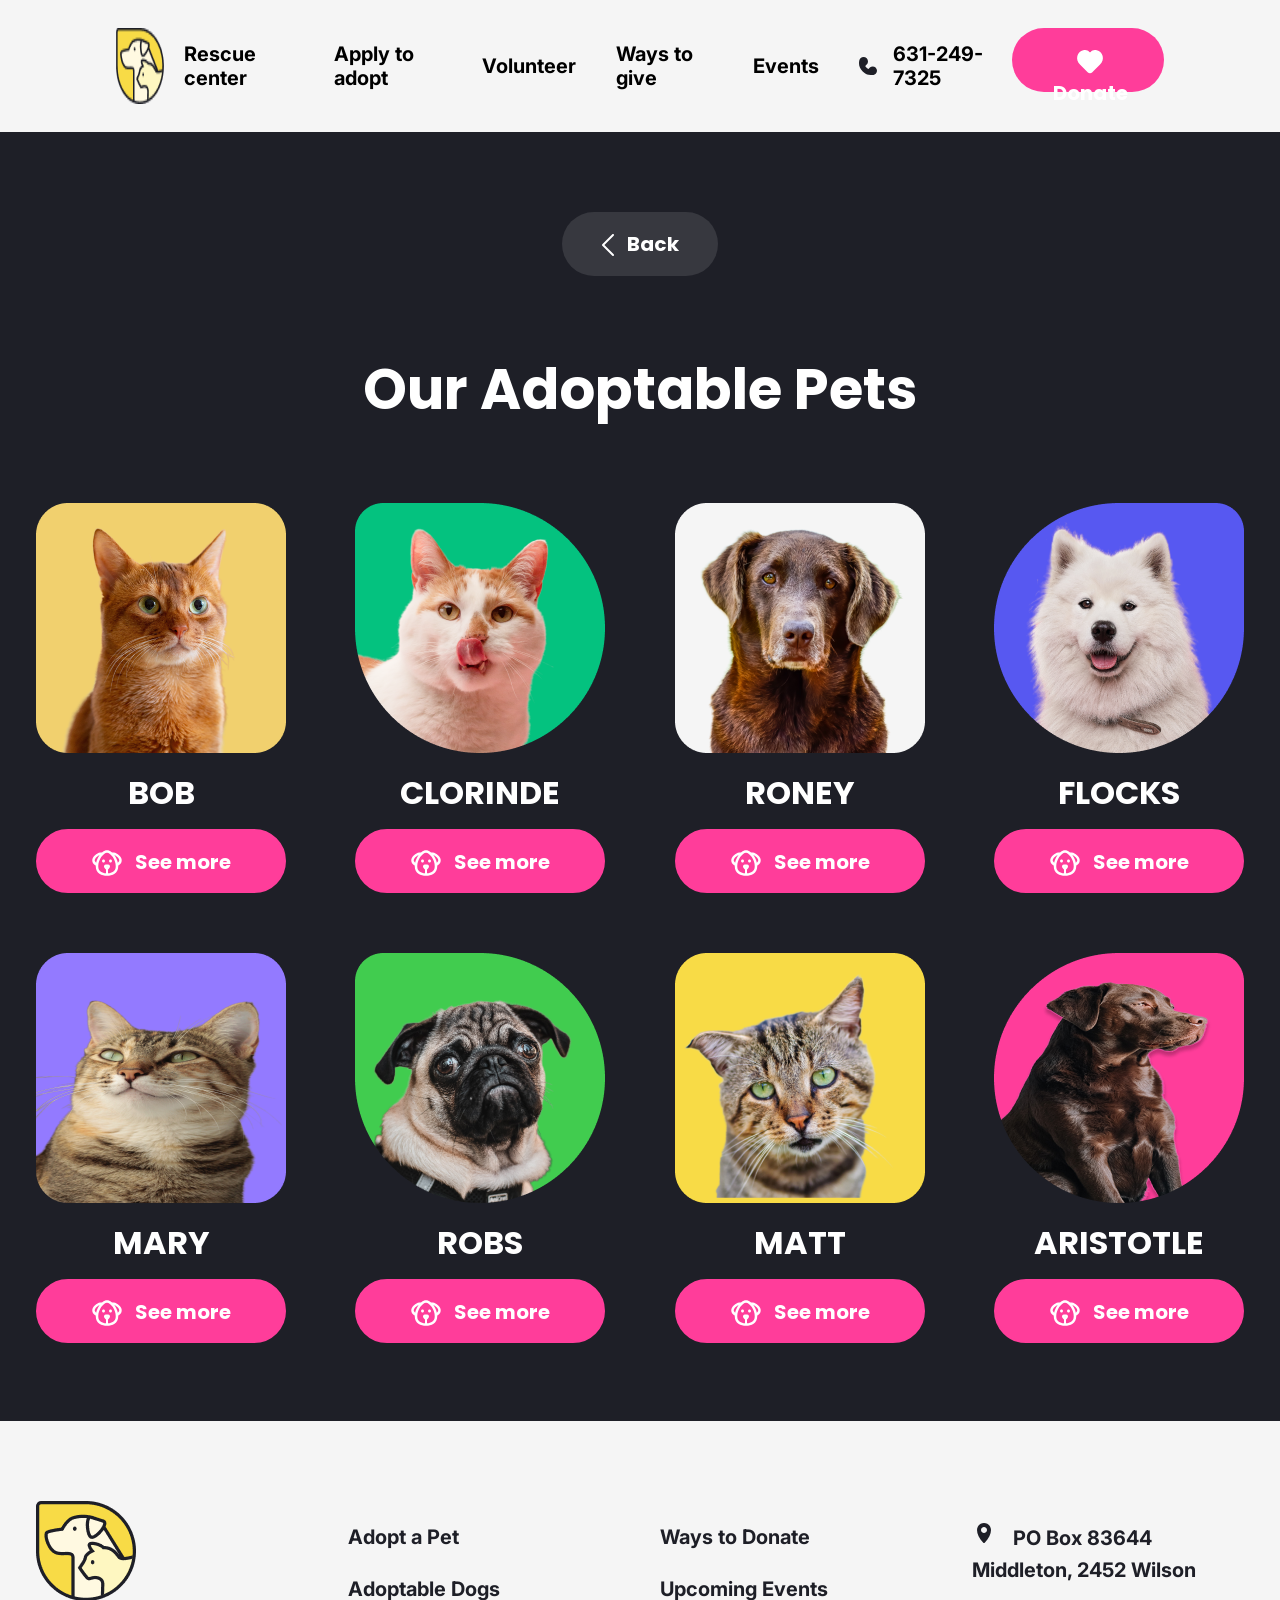
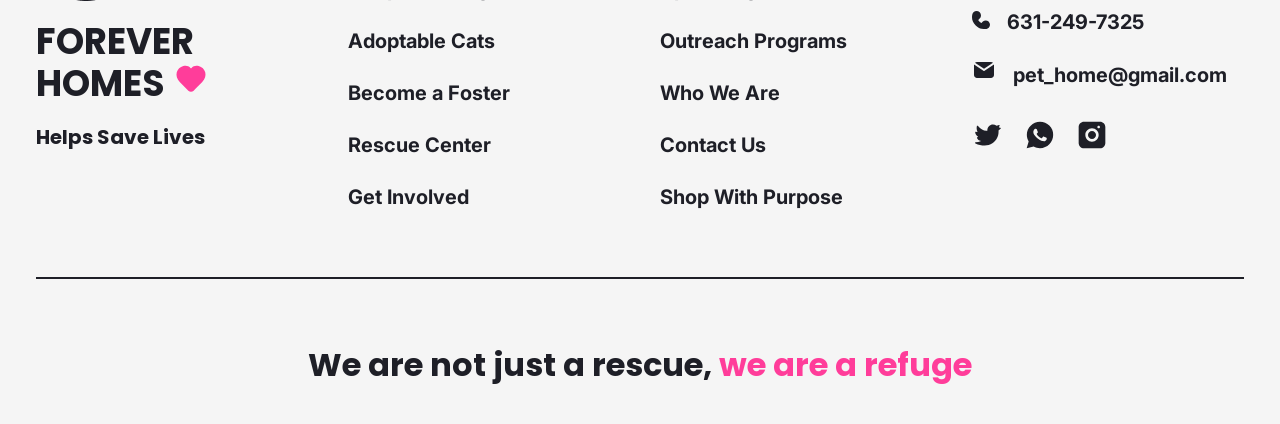
<file: pages/adoptables_page/index.htm>
<!DOCTYPE html>
<html lang="en">
<head>
    <meta charset="UTF-8">
    <meta name="viewport" content="width=device-width, initial-scale=1.0">
    <title>Adoptable Page</title>
    <link href="https://fonts.googleapis.com/css2?family=Inter:wght@400;700&family=Poppins:wght@400;700&display=swap" rel="stylesheet">
    <link rel="stylesheet" href="styles.css">
</head>
<body>
    <header>
        <nav id="navbar">
            <ul id="nav-list">
                <img src="../../public/assets/menu_icon.png" alt="menu icon">
                <li>Rescue center</li>
                <li>Apply to adopt</li>
                <li>Volunteer</li>
                <li>Ways to give</li>
                <li>Events</li>
                <li class="phone">
                    <img src="../../public/assets/phone.svg" alt="phone icon">
                    631-249-7325
                </li>
                <button class="button-donate">
                    <img src="../../public/assets/heart.svg" alt="heart icon">
                    Donate
                </button>
            </ul>
        </nav>
    </header>

    <section id="stats-block">
        <div class="main-content">
            <div class="text-info">
                <button class="btn btn-back">
                    <img src="../../public/assets/back_icon.svg" alt="back icon">
                    Back                
                </button>
                <div class="title">
                    <h2>
                        Our Adoptable Pets
                    </h2>
                </div>
            </div>
            <div class="carousel">
                <div class="row">
                    <div>
                        <img src="../../public/assets/bob.png" alt="cat">
                        <h3>BOB</h3>
                        <button class="btn btn-more">
                            <img src="../../public/assets/dog-icon.svg" alt="dog icon">
                            See more
                        </button>
                    </div>
                    <div>
                        <img src="../../public/assets/clorinde.png" alt="cat">
                        <h3>CLORINDE</h3>
                        <button class="btn btn-more">
                            <img src="../../public/assets/dog-icon.svg" alt="dog icon">
                            See more
                        </button>
                    </div>
                    <div>
                        <img src="../../public/assets/roney.png" alt="dog">
                        <h3>RONEY</h3>
                        <button class="btn btn-more">
                            <img src="../../public/assets/dog-icon.svg" alt="dog icon">
                            See more
                        </button>
                    </div>
                    <div>
                        <img src="../../public/assets/flocks.png" alt="dog">
                        <h3>FLOCKS</h3>
                        <button class="btn btn-more">
                            <img src="../../public/assets/dog-icon.svg" alt="dog icon">
                            See more
                        </button>
                    </div>
                </div>
                <div class="row">
                    <div>
                        <img src="../../public/assets/mary.png" alt="cat">
                        <h3>MARY</h3>
                        <button class="btn btn-more">
                            <img src="../../public/assets/dog-icon.svg" alt="dog icon">
                            See more
                        </button>
                    </div>
                    <div>
                        <img src="../../public/assets/robs.png" alt="dog">
                        <h3>ROBS</h3>
                        <button class="btn btn-more">
                            <img src="../../public/assets/dog-icon.svg" alt="dog icon">
                            See more
                        </button>
                    </div>
                    <div>
                        <img src="../../public/assets/matt.png" alt="cat">
                        <h3>MATT</h3>
                        <button class="btn btn-more">
                            <img src="../../public/assets/dog-icon.svg" alt="dog icon">
                            See more
                        </button>
                    </div>
                    <div>
                        <img src="../../public/assets/aristotle.png" alt="dog">
                        <h3>ARISTOTLE</h3>
                        <button class="btn btn-more">
                            <img src="../../public/assets/dog-icon.svg" alt="dog icon">
                            See more
                        </button>
                    </div>
                </div>
            </div>
        </div>
    </section>

    <footer>
        <div class="main-content-footer"> 
            <div class="container-footer">
                <div class="column logo">
                    <div class="logo">
                        <img src="../../public/assets/logo-ft.png" alt="home">
                        <p class="text logo-text">
                            FOREVER<br>
                            HOMES
                            <img src="../../public/assets/heart-ft.svg" alt="heart">
                        </p>
                        <p class="text logo-subtext">Helps Save Lives</p>
                    </div>             
                </div>

                <div class="column text">
                    <p class="footer-text">Adopt a Pet</p>
                    <p class="footer-text">Adoptable Dogs</p>
                    <p class="footer-text">Adoptable Cats</p>
                    <p class="footer-text">Become a Foster</p>
                    <p class="footer-text">Rescue Center</p>
                    <p class="footer-text">Get Involved</p>
                </div>

                <div class="column text">
                    <p class="footer-text">Ways to Donate</p>
                    <p class="footer-text">Upcoming Events</p>
                    <p class="footer-text">Outreach Programs</p>
                    <p class="footer-text">Who We Are</p>
                    <p class="footer-text">Contact Us</p>
                    <p class="footer-text">Shop With Purpose</p>
                </div>

                <div class="contacts">
                    <div class="column text">
                        <p class="footer-text">
                            <img src="../../public/assets/address-ft.svg" alt="address icon">
                            PO Box 83644 Middleton, 2452 Wilson
                        </p>
                        <p class="footer-text">
                            <img src="../../public/assets/phone.svg" alt="phone icon">
                            631-249-7325
                        </p>
                        <p class="footer-text">
                            <img src="../../public/assets/mail-ft.svg" alt="email icon">
                            pet_home@gmail.com
                        </p>
                        <div class="social-media">
                            <img src="../../public/assets/socials-ft.svg" alt="social media">
                        </div>                           
                    </div>
                </div>
            </div>
            <div id="line-footer"></div>
            <h2 class="text-footer">
                We are not just a rescue, 
                <span>
                    we are a refuge
                </span>
            </h2>               
        </div>
    </footer>

    <script src="main.js"></script>
</body>
</html>
</file>
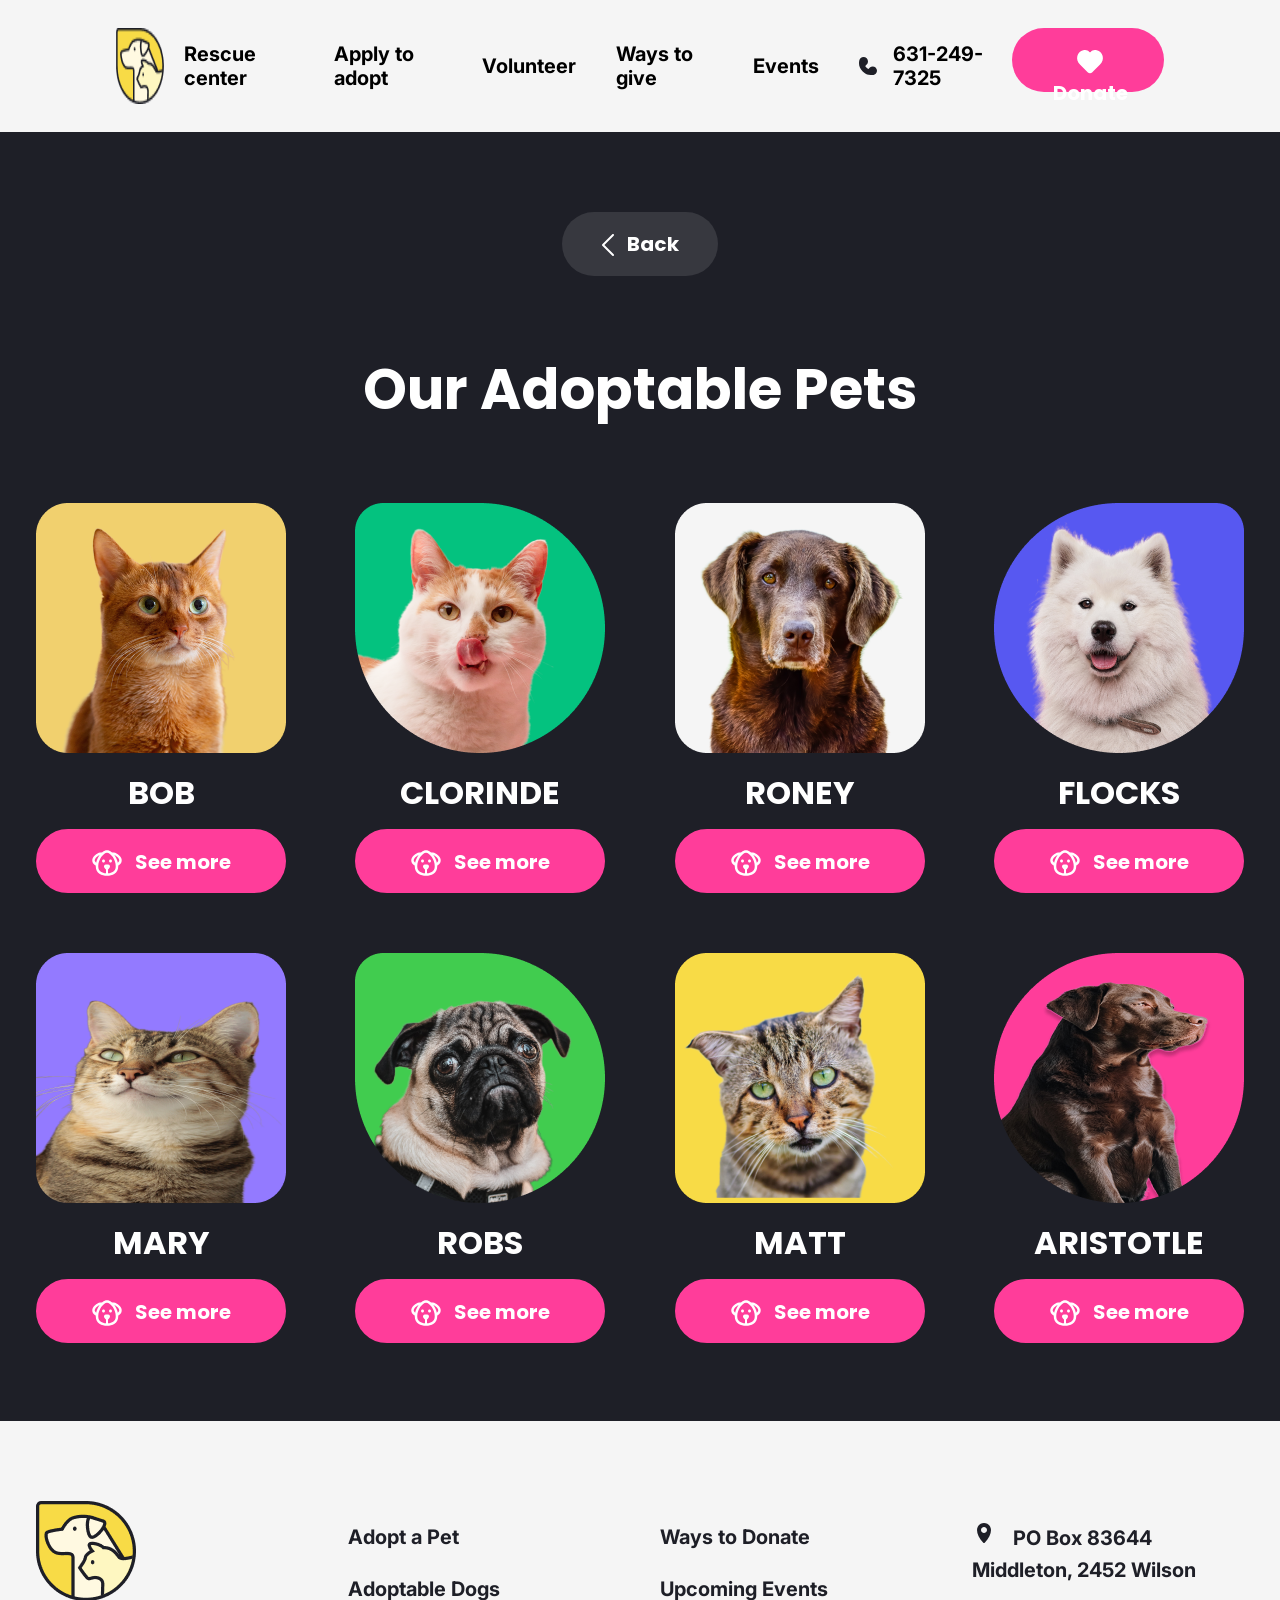
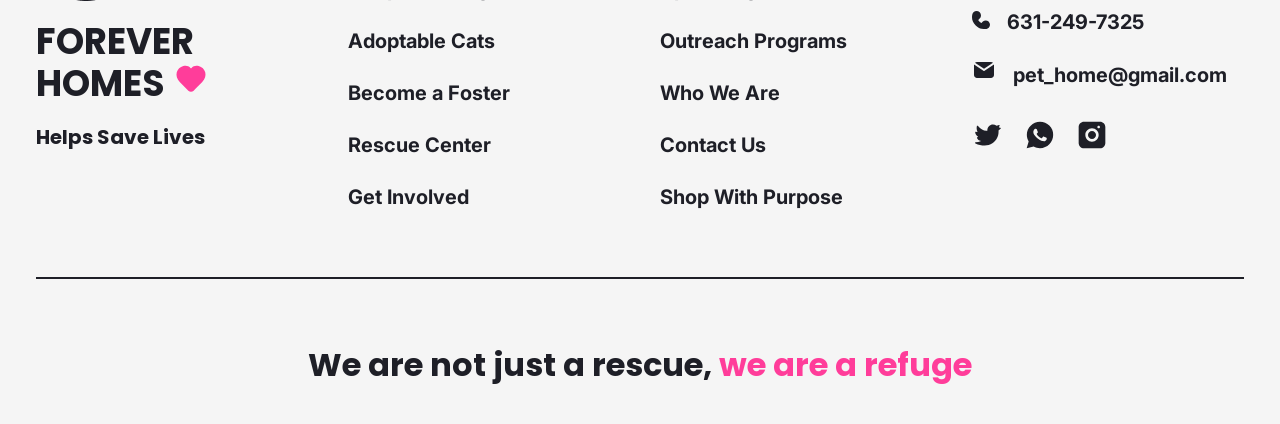
<file: pages/adoptables_page/index.html>
<!DOCTYPE html>
<html lang="en">
<head>
    <meta charset="UTF-8">
    <meta name="viewport" content="width=device-width, initial-scale=1.0">
    <title>Adoptable Page</title>
    <link href="https://fonts.googleapis.com/css2?family=Inter:wght@400;700&family=Poppins:wght@400;700&display=swap" rel="stylesheet">
    <link rel="stylesheet" href="styles.css">
</head>
<body>
    <header>
        <nav id="navbar">
            <ul id="nav-list">
                <img src="../../public/assets/menu_icon.png" alt="menu icon">
                <li>Rescue center</li>
                <li>Apply to adopt</li>
                <li>Volunteer</li>
                <li>Ways to give</li>
                <li>Events</li>
                <li class="phone">
                    <img src="../../public/assets/phone.svg" alt="phone icon">
                    631-249-7325
                </li>
                <button class="button-donate">
                    <img src="../../public/assets/heart.svg" alt="heart icon">
                    Donate
                </button>
            </ul>
        </nav>
    </header>

    <section id="stats-block">
        <div class="main-content">
            <div class="text-info">
                <button class="btn btn-back">
                    <img src="../../public/assets/back_icon.svg" alt="back icon">
                    Back                
                </button>
                <div class="title">
                    <h2>
                        Our Adoptable Pets
                    </h2>
                </div>
            </div>
            <div class="carousel">
                <div class="row">
                    <div>
                        <img src="../../public/assets/bob.png" alt="cat">
                        <h3>BOB</h3>
                        <button class="btn btn-more">
                            <img src="../../public/assets/dog-icon.svg" alt="dog icon">
                            See more
                        </button>
                    </div>
                    <div>
                        <img src="../../public/assets/clorinde.png" alt="cat">
                        <h3>CLORINDE</h3>
                        <button class="btn btn-more">
                            <img src="../../public/assets/dog-icon.svg" alt="dog icon">
                            See more
                        </button>
                    </div>
                    <div>
                        <img src="../../public/assets/roney.png" alt="dog">
                        <h3>RONEY</h3>
                        <button class="btn btn-more">
                            <img src="../../public/assets/dog-icon.svg" alt="dog icon">
                            See more
                        </button>
                    </div>
                    <div>
                        <img src="../../public/assets/flocks.png" alt="dog">
                        <h3>FLOCKS</h3>
                        <button class="btn btn-more">
                            <img src="../../public/assets/dog-icon.svg" alt="dog icon">
                            See more
                        </button>
                    </div>
                </div>
                <div class="row">
                    <div>
                        <img src="../../public/assets/mary.png" alt="cat">
                        <h3>MARY</h3>
                        <button class="btn btn-more">
                            <img src="../../public/assets/dog-icon.svg" alt="dog icon">
                            See more
                        </button>
                    </div>
                    <div>
                        <img src="../../public/assets/robs.png" alt="dog">
                        <h3>ROBS</h3>
                        <button class="btn btn-more">
                            <img src="../../public/assets/dog-icon.svg" alt="dog icon">
                            See more
                        </button>
                    </div>
                    <div>
                        <img src="../../public/assets/matt.png" alt="cat">
                        <h3>MATT</h3>
                        <button class="btn btn-more">
                            <img src="../../public/assets/dog-icon.svg" alt="dog icon">
                            See more
                        </button>
                    </div>
                    <div>
                        <img src="../../public/assets/aristotle.png" alt="dog">
                        <h3>ARISTOTLE</h3>
                        <button class="btn btn-more">
                            <img src="../../public/assets/dog-icon.svg" alt="dog icon">
                            See more
                        </button>
                    </div>
                </div>
            </div>
        </div>
    </section>

    <dialog class="second-modal">
        <div class="donate-header">
            <h1 class="title-modal">
                Choose your Donate
            </h1>
        </div>
        <form id="donate-form" class="donate-body" action="" method="post">                
            <div class="wrap-donate">
                <label class="wrap-label">EMAIL<span>*</span></label>
                <div class="form-donate">
                    <input 
                        type="email" 
                        name="email"
                        placeholder="youremail@here"
                        class="input" 
                        required
                    >
                </div>
            </div>                        
            <div class="wrap-donate">
                <label class="wrap-label">HOW MUCH CAN YOU HELP?<span>*</span></label>
                <div class="form-donate">
                    <input 
                        type="number"
                        name="value"
                        id="value"
                        min="1.00"
                        step="0.05"
                        placeholder="R$ 95,00"
                        class="input input-donate"
                        required
                    >
                </div>
            </div>
    
            <div class="wrap wrap-pay">
                <label class="wrap-label">PAYMENT METHOD<span>*</span></label>
                <div class="container-pay">                        
                    <div class="box-pay">
                        <input 
                            type="radio" 
                            name="payment" 
                            class="input-pay" 
                            id="pix"
                            required
                        >
                        <label for="pix" class="label-pay">Pix</label>
                    </div>
                    <div class="box-credit">
                        <input 
                            type="radio" 
                            name="payment" 
                            class="input-pay" 
                            id="credit" 
                        >
                        <label for="credit" class="label-pay">Credit Card</label>
                    </div>
                    <div class="box-pay">
                        <input 
                            type="radio" 
                            name="payment" 
                            class="input-pay" 
                            id="paypal"
                        >
                        <label for="paypal" class="label-pay">Paypal</label>
                    </div>
                </div>
            </div>
    
            <button type="button" class="btn-donate button-help" id="help-btn">
                <img src="../../public/assets/heart.svg" alt="heart icon">
                I wanna Help!
            </button>
            <button type="button" class="btn-donate button-cancel" id="close-donate">
                <img src="../../public/assets/back_icon.svg" alt="back icon">
                Cancel
            </button>
        </form>
    </dialog>

    <footer>
        <div class="main-content-footer"> 
            <div class="container-footer">
                <div class="column logo">
                    <div class="logo">
                        <img src="../../public/assets/logo-ft.png" alt="home">
                        <p class="text logo-text">
                            FOREVER<br>
                            HOMES
                            <img src="../../public/assets/heart-ft.svg" alt="heart">
                        </p>
                        <p class="text logo-subtext">Helps Save Lives</p>
                    </div>             
                </div>

                <div class="column text">
                    <p class="footer-text">Adopt a Pet</p>
                    <p class="footer-text">Adoptable Dogs</p>
                    <p class="footer-text">Adoptable Cats</p>
                    <p class="footer-text">Become a Foster</p>
                    <p class="footer-text">Rescue Center</p>
                    <p class="footer-text">Get Involved</p>
                </div>

                <div class="column text">
                    <p class="footer-text">Ways to Donate</p>
                    <p class="footer-text">Upcoming Events</p>
                    <p class="footer-text">Outreach Programs</p>
                    <p class="footer-text">Who We Are</p>
                    <p class="footer-text">Contact Us</p>
                    <p class="footer-text">Shop With Purpose</p>
                </div>

                <div class="contacts">
                    <div class="column text">
                        <p class="footer-text">
                            <img src="../../public/assets/address-ft.svg" alt="address icon">
                            PO Box 83644 Middleton, 2452 Wilson
                        </p>
                        <p class="footer-text">
                            <img src="../../public/assets/phone.svg" alt="phone icon">
                            631-249-7325
                        </p>
                        <p class="footer-text">
                            <img src="../../public/assets/mail-ft.svg" alt="email icon">
                            pet_home@gmail.com
                        </p>
                        <div class="social-media">
                            <img src="../../public/assets/socials-ft.svg" alt="social media">
                        </div>                           
                    </div>
                </div>
            </div>
            <div id="line-footer"></div>
            <h2 class="text-footer">
                We are not just a rescue, 
                <span>
                    we are a refuge
                </span>
            </h2>               
        </div>
    </footer>

    <script src="main.js"></script>
</body>
</html>
</file>
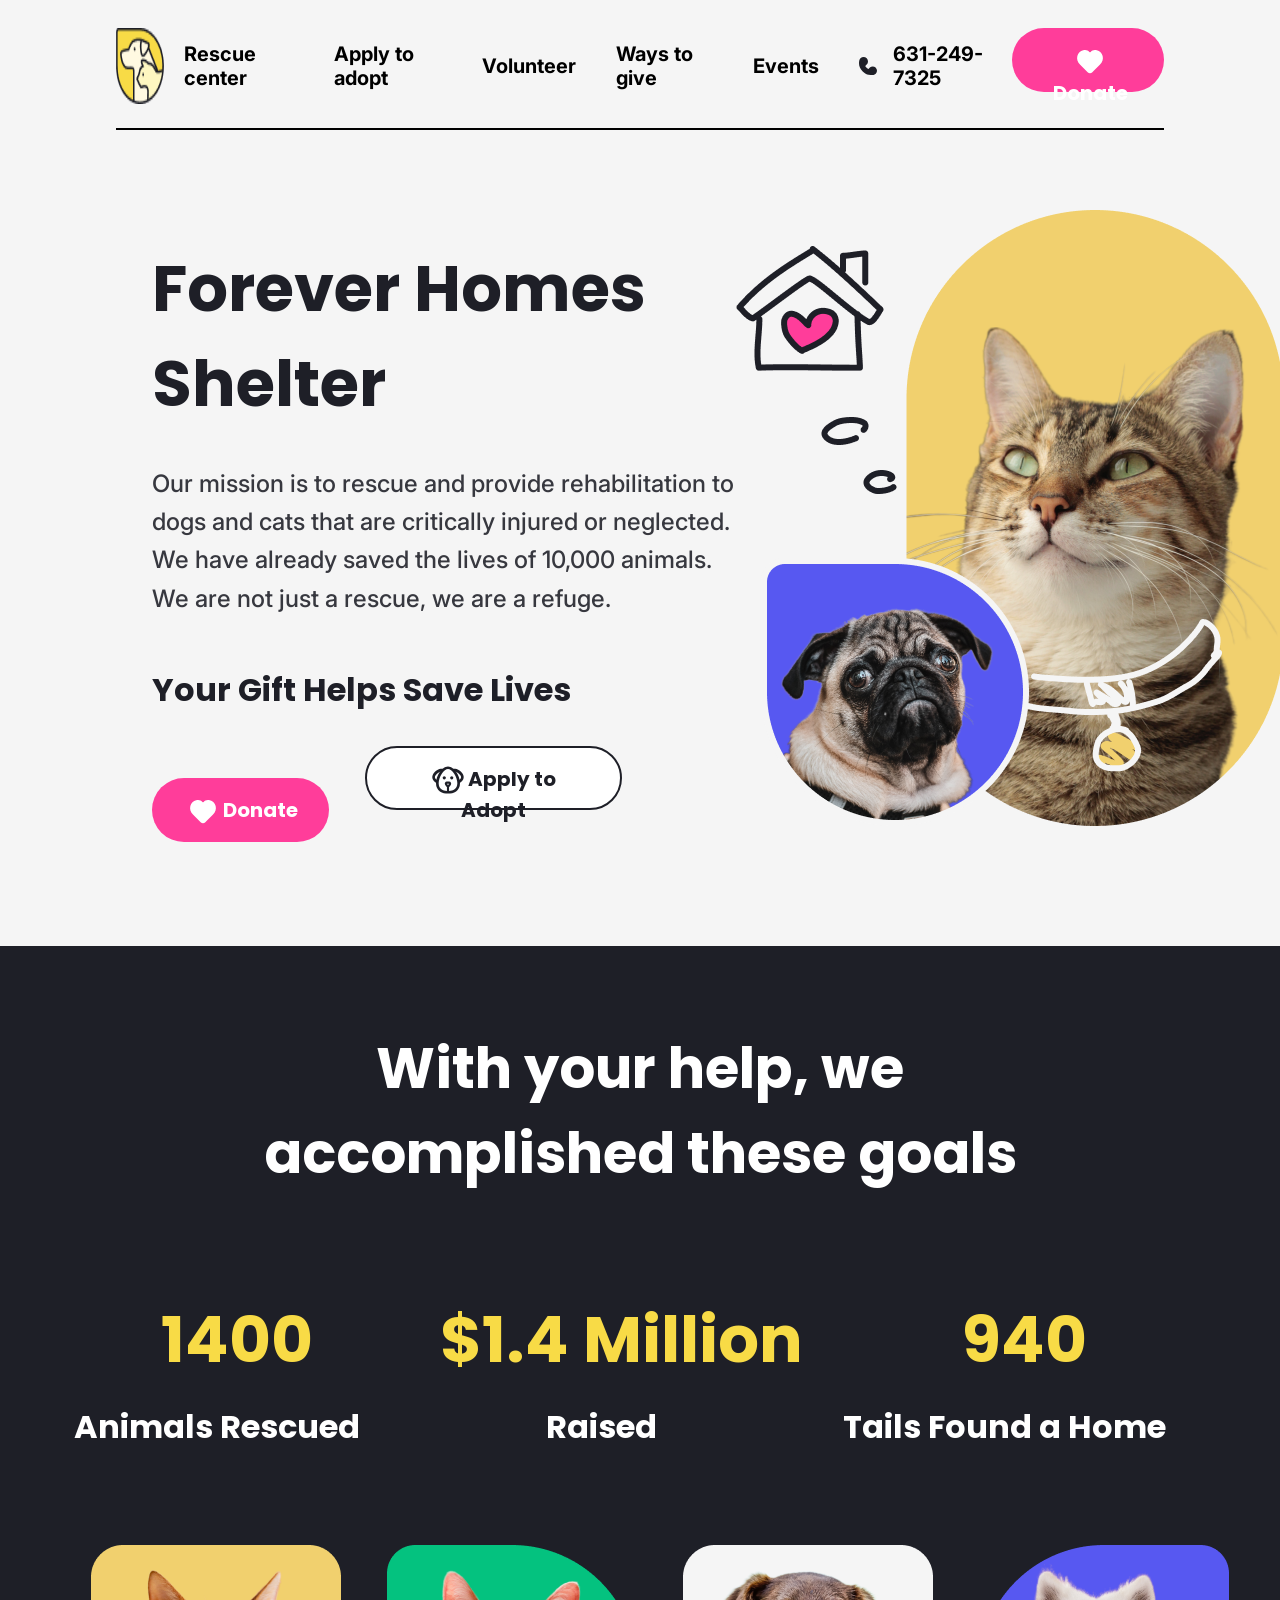
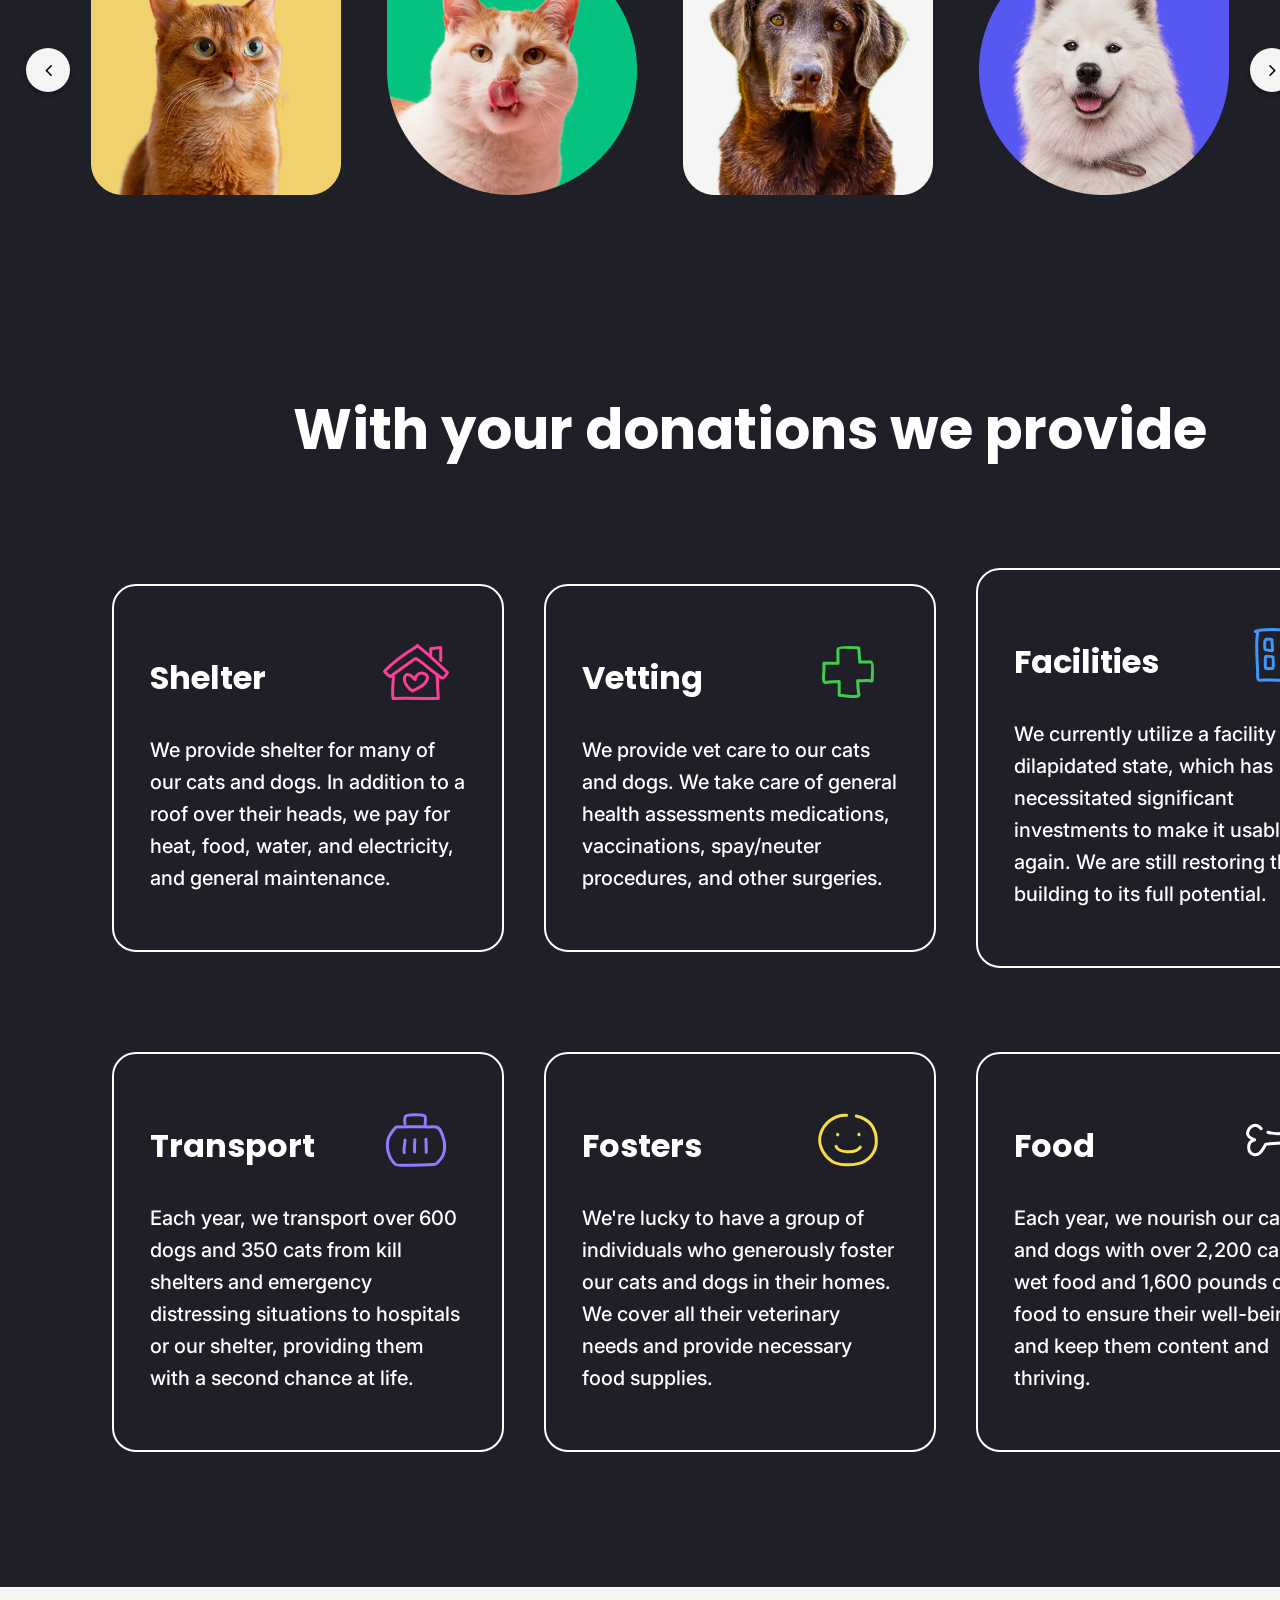
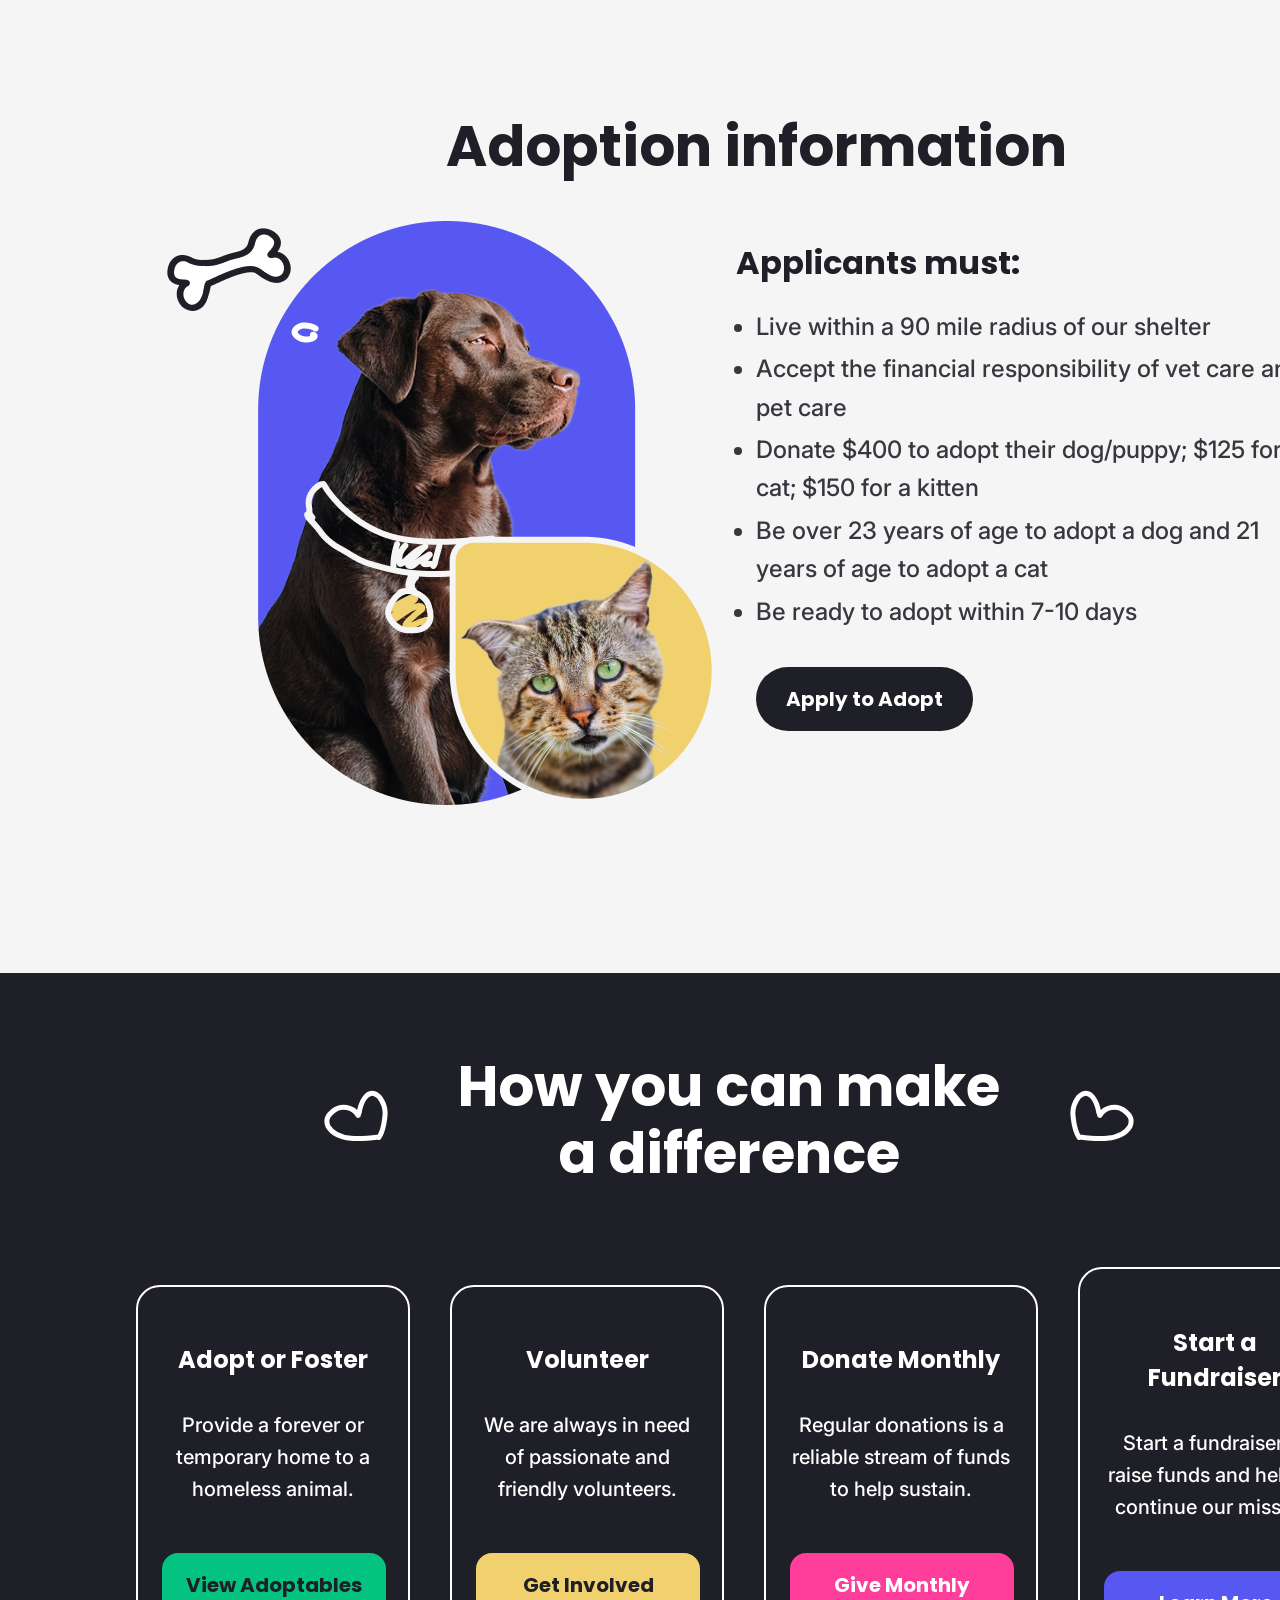
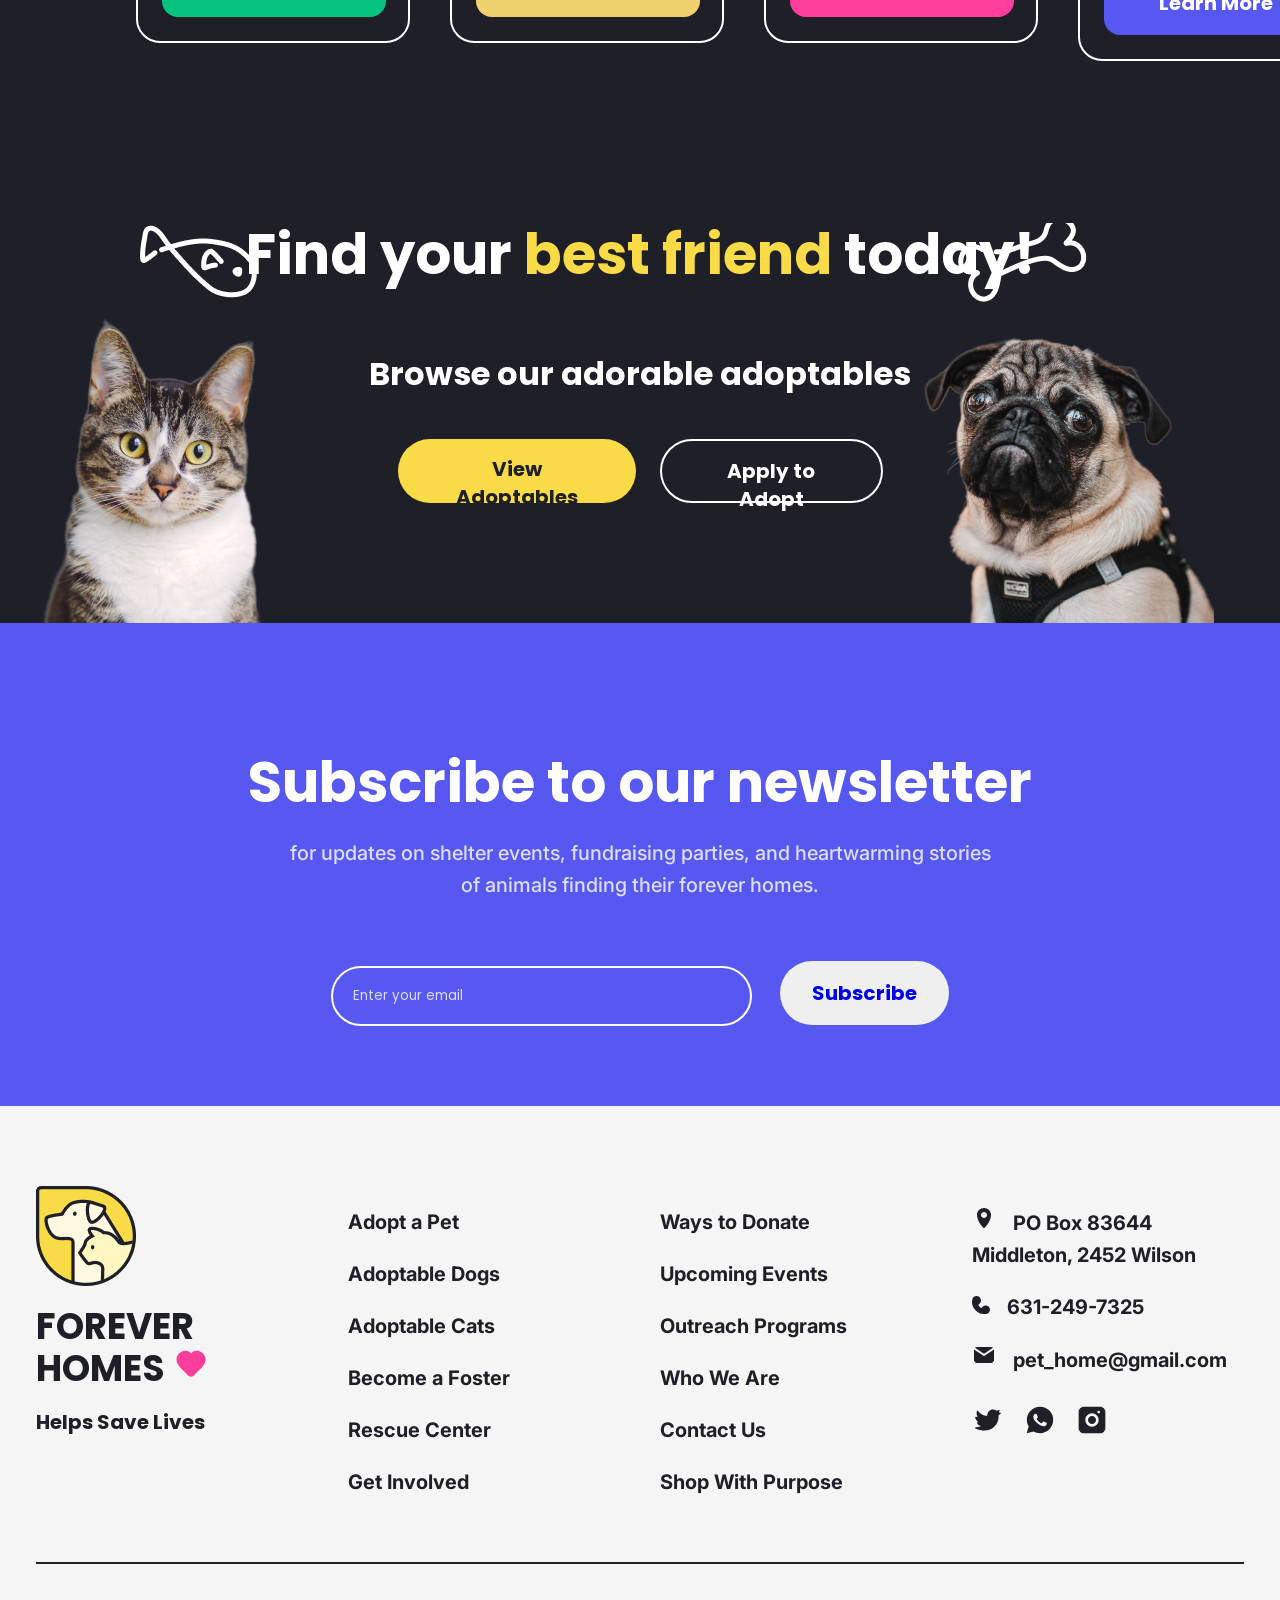
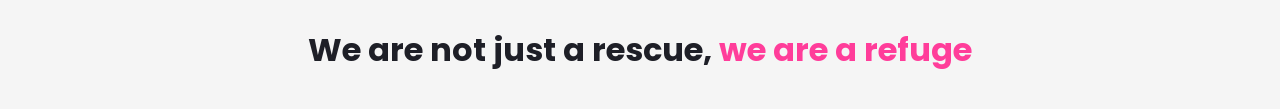
<file: pages/desktop_page/index.html>
<!DOCTYPE html>
<html lang="en">
<head>
    <meta charset="UTF-8">
    <meta name="viewport" content="width=device-width, initial-scale=1.0">
    <title>Desktop Page</title>
    <link href="https://fonts.googleapis.com/css2?family=Inter:wght@400;700&family=Poppins:wght@400;700&display=swap" rel="stylesheet">
    <link rel="stylesheet" href="https://cdnjs.cloudflare.com/ajax/libs/font-awesome/4.7.0/css/font-awesome.min.css">
    <link rel="stylesheet" href="css/styles.css">
    <link rel="stylesheet" href="css/styles-modal.css">
</head>
<body>
    <header>
        <nav id="navbar">
            <ul id="nav-list">
                <img src="../../public/assets/menu_icon.png" alt="menu icon">
                <li>Rescue center</li>
                <li>Apply to adopt</li>
                <li>Volunteer</li>
                <li>Ways to give</li>
                <li>Events</li>
                <li class="phone">
                    <img src="../../public/assets/phone.svg" alt="phone icon">
                    631-249-7325
                </li>
                <button class="button-donate" id="btn-navbar">
                    <img src="../../public/assets/heart.svg" alt="heart icon">
                    Donate
                </button>
            </ul>
            <div id="line"></div>
        </nav>
    </header>
    
    <main>
        <section id="main-scren">
            <div class="main-content">                    
                <div class="info-block">
                    <div class="text-block">
                        <h1>Forever Homes Shelter</h1>
                        <p>
                            Our mission is to rescue and provide rehabilitation to dogs and cats that are critically injured or neglected. We have already saved the lives of 10,000 animals. We are not just a rescue, we are a refuge.
                        </p>
                    </div>

                    <div class="cta-block">
                        <h3>Your Gift Helps Save Lives</h3>
                        <div class="group-buttons">
                            <button id="donate-modal" class="button-donate">
                                <img src="../../public/assets/heart.svg" alt="heart icon">
                                Donate
                            </button>
                            <button id="adopt-modal">
                                <img src="../../public/assets/dog.svg" alt="dog icon">
                                Apply to Adopt
                            </button>
                        </div>
                    </div>
                </div>

                <div class="image">
                    <img src="../../public/assets/cat-dog.png" alt="adopt cat/dog">
                </div>
            </div>
        </section>

        <section id="stats_block">
            <div class="main-content2">
                <div class="text-information">
                    <h2 class="title-text">
                        With your help, we<br>
                        accomplished these goals
                    </h2>
                    <div>
                        <ul id="stats-list">
                            <li>
                                <div class="value">1400</div>
                                <div class="caption">Animals Rescued</div>
                            </li>
                            <li>
                                <div class="value">$1.4 Million</div>
                                <div class="caption">Raised</div>
                            </li>
                            <li>
                                <div class="value">940</div>
                                <div class="caption">Tails Found a Home</div>
                            </li>                            
                        </ul>
                    </div>
                </div>

                <div class="wrapper">
                    <i id="left" class="fa fa-angle-left"></i>
                    <ul class="carousel">
                        <li class="card">
                            <div class="img-carousel">
                                <img src="../../public/assets/bob.png" alt="cat">
                            </div>
                        </li>
                        <li class="card">
                            <div class="img-carousel">
                                <img src="../../public/assets/clorinde.png" alt="cat">
                            </div>
                        </li>
                        <li class="card">
                            <div class="img-carousel">
                                <img src="../../public/assets/roney.png" alt="dog">
                            </div>
                        </li>
                        <li class="card">
                            <div class="img-carousel">
                                <img src="../../public/assets/flocks.png" alt="dog">
                            </div>
                        </li>
                        <li class="card">
                            <div class="img-carousel">
                                <img src="../../public/assets/aristotle.png" alt="dog">
                            </div>
                        </li>
                    </ul>
                    <i id="right" class="fa fa-angle-right"></i>
                </div>
            </div>
        </section>

        <section id="donations-block">
            <div class="main-content3">
                <h2 class="title-donations">With your donations we provide</h2>

                <div class="row">
                    <div class="card-row">
                        <img src="../../public/assets/house-icon.svg" alt="home" class="img-card">
                        <h3>Shelter</h3>
                        <p>We provide shelter for many of our cats and dogs. In addition to a roof over their heads, we pay for heat, food, water, and electricity, and general maintenance.</p>
                    </div>
                    <div class="card-row">
                        <img src="../../public/assets/vetting-icon.svg" alt="" class="img-card">
                        <h3>Vetting</h3>
                        <p>We provide vet care to our cats and dogs. We take care of general health assessments medications, vaccinations, spay/neuter procedures, and other surgeries.</p>
                    </div>
                    <div class="card-row">
                        <img src="../../public/assets/blue-icon.svg" alt="" class="img-card">
                        <h3>Facilities</h3>
                        <p>We currently utilize a facility in a dilapidated state, which has necessitated significant investments to make it usable again. We are still restoring the building to its full potential.</p>
                    </div>
                </div>

                <div class="row">
                    <div class="card-row">
                        <img src="../../public/assets/bag-icon.svg" alt="home" class="img-card">
                        <h3>Transport</h3>
                        <p>Each year, we transport over 600 dogs and 350 cats from kill shelters and emergency distressing situations to hospitals or our shelter, providing them with a second chance at life.</p>
                    </div>
                    <div class="card-row">
                        <img src="../../public/assets/smile-icon.svg" alt="" class="img-card">
                        <h3>Fosters</h3>
                        <p>We're lucky to have a group of individuals who generously foster our cats and dogs in their homes. We cover all their veterinary needs and provide necessary food supplies.</p>
                    </div>
                    <div class="card-row">
                        <img src="../../public/assets/bone-icon.svg" alt="" class="img-card">
                        <h3>Food</h3>
                        <p>Each year, we nourish our  cats and dogs with over 2,200 cans of wet food and 1,600 pounds of dry food to ensure their well-being and keep them content and thriving.</p>
                    </div>
                </div>
            </div>
        </section>

        <section id="adopt-info-block">
            <div class="main-content4">
                <h2 class="title-info">Adoption information</h2>
                <div class="content-block">
                    <div class="container4">
                        <div class="image">
                            <img src="../../public/assets/dog-cat.png" alt="adopt cat/dog">
                        </div>

                        <div class="text-block4">
                            <h3 class="title-list">Applicants must:</h3>

                            <ul id="list4">
                                <li>Live within a 90 mile radius of our shelter</li>
                                <li>
                                    Accept the financial responsibility of vet care and pet care
                                </li>
                                <li>
                                    Donate $400 to adopt their dog/puppy; $125 for a cat; $150 for a kitten
                                </li>
                                <li>
                                    Be over 23 years of age to adopt a dog and 21 years of age to adopt a cat
                                </li>
                                <li>Be ready to adopt within 7-10 days</li>
                            </ul>

                            <button type="button" id="adopt-btn">Apply to Adopt</button>
                        </div>
                    </div>
                </div>
            </div>
        </section>

        <section id="difference-block">
            <div class="main-content5">
                <h2 class="title-adopt">
                    <img src="../../public/assets/heart-left.svg" alt="heart">
                    How you can make
                    <img src="../../public/assets/heart-right.svg" alt="heart">                  
                    <br>a difference
                </h2>

                <div class="row5">
                    <div class="card-row5">
                        <h4>Adopt or Foster</h4>
                        <p>Provide a forever or temporary home to a homeless animal.</p>
                        <button class="btn btn-green">
                            View Adoptables
                        </button>
                    </div>
                    <div class="card-row5">
                        <h4>Volunteer</h4>
                        <p>We are always in need of passionate and friendly volunteers.</p>
                        <button class="btn btn-yellow">Get Involved</button>
                    </div>
                    <div class="card-row5">
                        <h4>Donate Monthly</h4>
                        <p>Regular donations is a reliable stream of funds to help sustain.</p>
                        <button class="btn btn-pink">Give Monthly</button>
                    </div>
                    <div class="card-row5">
                        <h4>Start a Fundraiser</h4>
                        <p>Start a fundraiser to raise funds and help us continue our mission.</p>
                        <button class="btn btn-purple">Learn More</button>
                    </div>
                </div>
            </div>            
        </section>

        <section id="adopt-block">
            <div class="container6">
                <div class="image-cat">
                    <img src="../../public/assets/cat6.png" alt="cat">
                </div>

                <div class="text-block6">
                    <h2 class="title-adopt-friend">
                        Find your <span>best friend</span> today!
                    </h2>
                    <div class="cta-text">
                        <h3 class="texta-adopt">
                            Browse our adorable adoptables
                        </h3>                        
                    </div>
                    <div class="btn-container">
                        <button class="btn-adopt btn-view">View Adoptables</button>
                        <button id="apply-btn" class="btn-adopt btn-apply">Apply to Adopt</button>
                    </div>

                    <div class="image-dog">
                        <img src="../../public/assets/dog6.png" alt="dog">
                    </div>
                </div>
            </div>
        </section>

        <section id="sub-block">
            <div class="main-content7">
                <div class="header">
                    <h2 class="title-header">Subscribe to our newsletter</h2>
                    <p class="text-header">
                        for updates on shelter events, fundraising parties, and heartwarming stories
                        <br>of animals finding their forever homes.
                    </p>
                </div>
                <form class="sub">
                    <input 
                        type="email"
                        placeholder="Enter your email"
                        class="input-sub"
                        required
                    >
                    <button class="btn-sub">
                        <a href="../success_page/index.html">Subscribe</a>                       
                    </button>
                </form>
            </div>
        </section>

        <dialog class="first-modal">
            <div class="modal-header">
                <h1 class="title-modal">
                    Apply to Adopt
                </h1>
            </div>
            <form id="form" class="modal-body" action="" method="post">                
                <div class="wrap">         
                    <label class="wrap-label">EMAIL<span>*</span></label>
                    <div class="form-modal">
                        <input 
                            type="email" 
                            name="email"
                            placeholder="youremail@here"
                            class="input" 
                            required
                        >
                    </div>
                </div>                
                <div class="wrap">
                    <label class="wrap-label">FULL NAME<span>*</span></label>
                    <div class="form-modal">
                        <input 
                            type="text"
                            name="name"
                            placeholder="Your name"
                            class="input"
                            required
                        >
                    </div>
                </div>                
                <div class="wrap">
                    <label class="wrap-label">DATE OF BIRTH<span>*</span></label>
                    <div class="form-modal">
                        <input 
                            type="number" 
                            name="day"
                            placeholder="Day"
                            class="input-date" 
                            min="1" max="31"
                            required
                        >
                        <input 
                            type="number" 
                            name="month"
                            placeholder="Month"
                            class="input-date" 
                            min="1" max="12"
                            required
                        >
                        <input 
                            type="number" 
                            name="year"
                            placeholder="Year"
                            class="input-date" 
                            min="1924" max="2024"
                            required
                        >
                    </div>                        
                </div>
                
                <div class="wrap-btn">
                    <div class="term">
                        <label class="term-label">
                            <input type="checkbox" name="terms" class="term-check" required>
                            <div class="term-text">
                                I agree with 
                                <a href="https://www.google.com" target="_blank">
                                    <span>Privacy Policy</span>
                                </a> 
                                and 
                                <a href="https://www.google.com" target="_blank">
                                    <span>Terms of Conditions</span>
                                </a>
                            </div>
                        </label>
                    </div>
                
                    <button type="button" class="btn-modal btn-ok" id="ok-btn">
                        I wanna Adopt!
                    </button>
                    <button type="button" class="btn-modal btn-cancel" id="cancel-btn">
                        Cancel
                    </button>
                </div>
            </form>
        </dialog>

        <dialog class="second-modal">
            <div class="donate-header">
                <h1 class="title-modal">
                    Choose your Donate
                </h1>
            </div>
            <form id="donate-form" class="donate-body" action="" method="post">                
                <div class="wrap-donate">
                    <label class="wrap-label">EMAIL<span>*</span></label>
                    <div class="form-donate">
                        <input 
                            type="email" 
                            name="email"
                            placeholder="youremail@here"
                            class="input" 
                            required
                        >
                    </div>
                </div>                        
                <div class="wrap-donate">
                    <label class="wrap-label">HOW MUCH CAN YOU HELP?<span>*</span></label>
                    <div class="form-donate">
                        <input 
                            type="number"
                            name="value"
                            id="value"
                            min="1.00"
                            step="0.05"
                            placeholder="R$ 95,00"
                            class="input input-donate"
                            required
                        >
                    </div>
                </div>

                <div class="wrap wrap-pay">
                    <label class="wrap-label">PAYMENT METHOD<span>*</span></label>
                    <div class="container-pay">                        
                        <div class="box-pay">
                            <input 
                                type="radio" 
                                name="payment" 
                                class="input-pay" 
                                id="pix"
                                required
                            >
                            <label for="pix" class="label-pay">Pix</label>
                        </div>
                        <div class="box-credit">
                            <input 
                                type="radio" 
                                name="payment" 
                                class="input-pay" 
                                id="credit" 
                            >
                            <label for="credit" class="label-pay">Credit Card</label>
                        </div>
                        <div class="box-pay">
                            <input 
                                type="radio" 
                                name="payment" 
                                class="input-pay" 
                                id="paypal"
                            >
                            <label for="paypal" class="label-pay">Paypal</label>
                        </div>
                    </div>
                </div>

                <button type="button" class="btn-donate button-help" id="help-btn">
                    <img src="../../public/assets/heart.svg" alt="heart icon">
                    I wanna Help!
                </button>
                <button type="button" class="btn-donate button-cancel" id="close-donate">
                    <img src="../../public/assets/back_icon.svg" alt="back icon">
                    Cancel
                </button>
            </form>
        </dialog>
    </main>

    <footer>
        <div class="main-content-footer"> 
            <div class="container-footer">
                <div class="column logo">
                    <div class="logo">
                        <img src="../../public/assets/logo-ft.png" alt="home">
                        <p class="text logo-text">
                            FOREVER<br>
                            HOMES
                            <img src="../../public/assets/heart-ft.svg" alt="heart">
                        </p>
                        <p class="text logo-subtext">Helps Save Lives</p>
                    </div>             
                </div>
    
                <div class="column text">
                    <p class="footer-text">Adopt a Pet</p>
                    <p class="footer-text">Adoptable Dogs</p>
                    <p class="footer-text">Adoptable Cats</p>
                    <p class="footer-text">Become a Foster</p>
                    <p class="footer-text">Rescue Center</p>
                    <p class="footer-text">Get Involved</p>
                </div>

                <div class="column text">
                    <p class="footer-text">Ways to Donate</p>
                    <p class="footer-text">Upcoming Events</p>
                    <p class="footer-text">Outreach Programs</p>
                    <p class="footer-text">Who We Are</p>
                    <p class="footer-text">Contact Us</p>
                    <p class="footer-text">Shop With Purpose</p>
                </div>

                <div class="contacts">
                    <div class="column text">
                        <p class="footer-text">
                            <img src="../../public/assets/address-ft.svg" alt="address icon">
                            PO Box 83644 Middleton, 2452 Wilson
                        </p>
                        <p class="footer-text">
                            <img src="../../public/assets/phone.svg" alt="phone icon">
                            631-249-7325
                        </p>
                        <p class="footer-text">
                            <img src="../../public/assets/mail-ft.svg" alt="email icon">
                            pet_home@gmail.com
                        </p>
                        <div class="social-media">
                            <img src="../../public/assets/socials-ft.svg" alt="social media">
                        </div>                           
                    </div>
                </div>
            </div>
            
            <div id="line-footer"></div>
            <h2 class="text-footer">
                We are not just a rescue, 
                <span>
                    we are a refuge
                </span>
            </h2>               
        </div>
    </footer>

    <script src="main.js"></script>
</body>
</html>
</file>
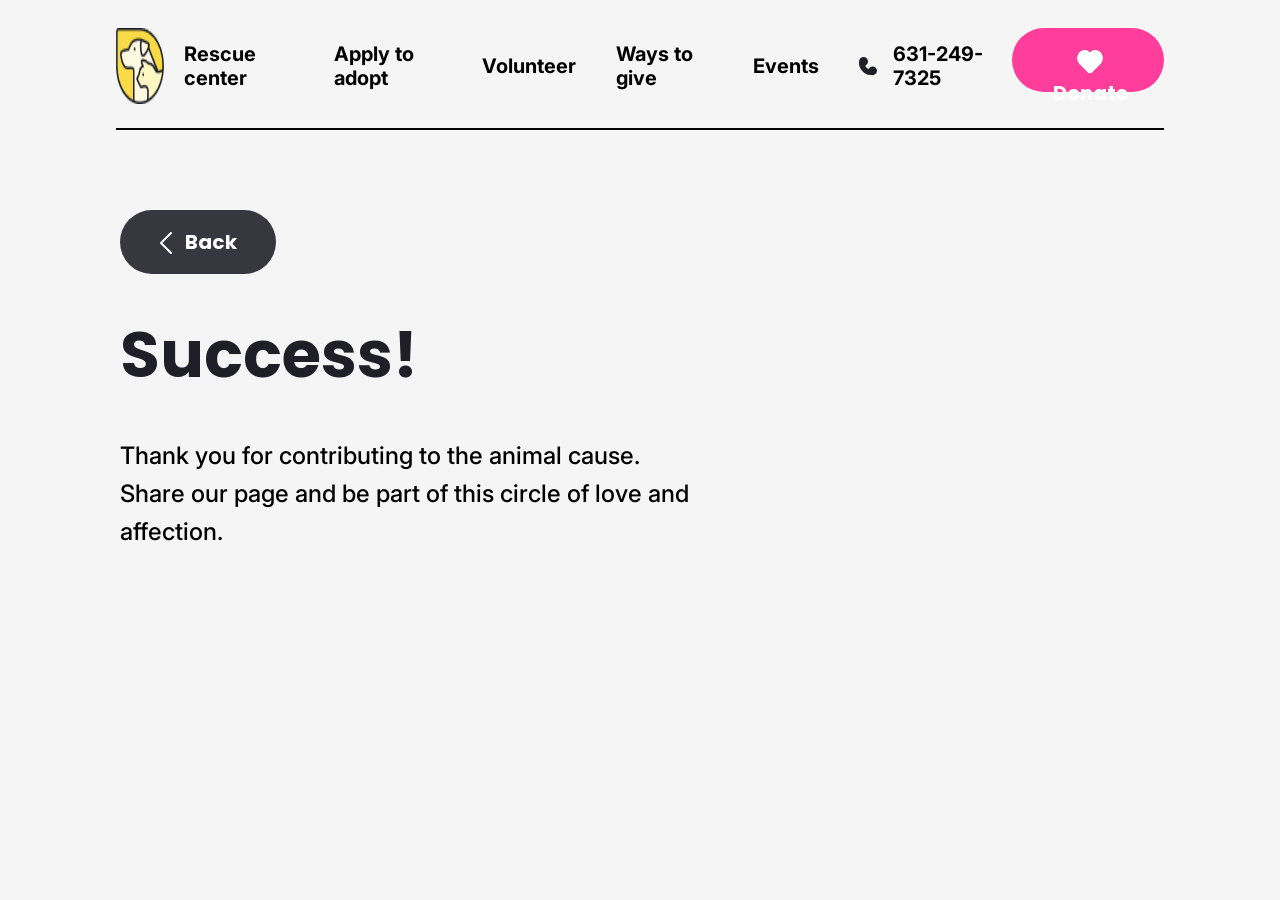
<file: pages/success_page/index.html>
<!DOCTYPE html>
<html lang="en">
<head>
    <meta charset="UTF-8">
    <meta name="viewport" content="width=device-width, initial-scale=1.0">
    <title>Success Page</title>
    <link rel="stylesheet" href="styles.css">
    <link href="https://fonts.googleapis.com/css2?family=Inter:wght@400;700&family=Poppins:wght@400;700&display=swap" rel="stylesheet">
</head>
<body>
    <header>
        <nav id="navbar">
            <ul id="nav-list">
                <img src="../../public/assets/menu_icon.png" alt="menu icon">
                <li>Rescue center</li>
                <li>Apply to adopt</li>
                <li>Volunteer</li>
                <li>Ways to give</li>
                <li>Events</li>
                <li class="phone">
                    <img src="../../public/assets/phone.svg" alt="phone icon">
                    631-249-7325
                </li>
                <button class="button-donate">
                    <img src="../../public/assets/heart.svg" alt="heart icon">
                    Donate
                </button>
            </ul>
            <div id="line"></div>
        </nav>
    </header>

    <div class="main-screen">
        <div class="main-content">
            <button class="button-success">
                <img src="../../public/assets/back_icon.svg" alt="back icon">
                Back
            </button>
            <h1>Success!</h1>
            <p>
                Thank you for contributing to the animal cause. Share our page and be part of this circle of love and affection.
            </p>
        </div>
    </div>

    <dialog class="second-modal">
        <div class="donate-header">
            <h1 class="title-modal">
                Choose your Donate
            </h1>
        </div>
        <form id="donate-form" class="donate-body" action="" method="post">                
            <div class="wrap-donate">
                <label class="wrap-label">EMAIL<span>*</span></label>
                <div class="form-donate">
                    <input 
                        type="email" 
                        name="email"
                        placeholder="youremail@here"
                        class="input" 
                        required
                    >
                </div>
            </div>                        
            <div class="wrap-donate">
                <label class="wrap-label">HOW MUCH CAN YOU HELP?<span>*</span></label>
                <div class="form-donate">
                    <input 
                        type="number"
                        name="value"
                        id="value"
                        min="1.00"
                        step="0.05"
                        placeholder="R$ 95,00"
                        class="input input-donate"
                        required
                    >
                </div>
            </div>

            <div class="wrap wrap-pay">
                <label class="wrap-label">PAYMENT METHOD<span>*</span></label>
                <div class="container-pay">                        
                    <div class="box-pay">
                        <input 
                            type="radio" 
                            name="payment" 
                            class="input-pay" 
                            id="pix"
                            required
                        >
                        <label for="pix" class="label-pay">Pix</label>
                    </div>
                    <div class="box-credit">
                        <input 
                            type="radio" 
                            name="payment" 
                            class="input-pay" 
                            id="credit" 
                        >
                        <label for="credit" class="label-pay">Credit Card</label>
                    </div>
                    <div class="box-pay">
                        <input 
                            type="radio" 
                            name="payment" 
                            class="input-pay" 
                            id="paypal"
                        >
                        <label for="paypal" class="label-pay">Paypal</label>
                    </div>
                </div>
            </div>

            <button type="button" class="btn-donate button-help" id="help-btn">
                <img src="../../public/assets/heart.svg" alt="heart icon">
                I wanna Help!
            </button>
            <button type="button" class="btn-donate button-cancel" id="close-donate">
                <img src="../../public/assets/back_icon.svg" alt="back icon">
                Cancel
            </button>
        </form>
    </dialog>

    <script src="main.js"></script>
</body>
</html>
</file>
<file: pages/adoptables_page/styles.css>
body {
    background-color: #F5F5F5;
    width: 100%;
    max-width: 1512px;
    max-height: 2012px;
    margin: 0;
    padding: 0;
}

/* header */
#navbar {
    max-width: 1512px;
    max-height: 120px;
    padding: 0px 116px;
    margin-top: 28px;
    margin-bottom: 28px;
    box-sizing: border-box;
    display: flex;
    flex-direction: column;
    align-items: flex-start;
}

#nav-list {
    margin: 0;
    padding: 0;
    display: flex;
    list-style-type: none;
    width: 100%;
}

#nav-list li {
    display: flex;
    align-items: center;
    color: black;
    padding: 14px 20px;
    font-family: 'Inter', sans-serif;
    font-size: 20px;
    font-weight: 700;
}

#nav-list li img {
    margin-right: 16px;
}

.phone, .button-donate {
    margin-left: auto;
}

.button-donate {
    background-color: #FF3D9A;
    color: white;
    width: 177px;
    height: 64px;
    border-radius: 32px;
    padding: 16px 28px 16px 32px;
    gap: 8px;
    border: none;
    font-family: 'Poppins', sans-serif;
    font-weight: 700;
    font-size: 20px;
    line-height: 32px;
    cursor: pointer;
}

.button-donate img {
    height: 32px;
    width: 32px;
    vertical-align: middle;
    color: #FFFFFF;
}

/* stats-block */
#stats-block {
    width: 100%;
    max-width: 1512px;
    max-height: 1289px;
    background-color: #1E1F27;
    padding: 80px 0px;
    margin: 0;
}

.main-content {
    width: 100%;
    max-width: 1208px;
    max-height: 1129px;
    margin: auto;
}

.text-info {
    width: 100%;
    max-width: 1208px;
    height: 211px;
    display: flex;
    flex-direction: column;
    align-items: center;
    position: relative;
}

.btn {
    height: 64px;
    border-radius: 32px;
    padding: 16px 32px;
    font-family: 'Poppins', sans-serif;
    font-weight: 700;
    font-size: 20px;
}

.btn-back {
    width: 156px;   
    border: none;    
    background-color: #37383F;
    line-height: 32px;
    color: white;
    cursor: pointer;
}

.btn-back img {
    height: 22px;
    width: 12px;
    margin-right: 9px;
    vertical-align: middle;
}

.title {
    width: 100%;
    max-width: 1208px;
    height: 67px;
    display: flex;
    justify-content: center;
    align-items: center;
    position: absolute;
    bottom: 0;
    left: 0;
}

h2 {
    font-family: 'Poppins', sans-serif;
    font-weight: 700;
    font-size: 56px;
    line-height: 67.2px;
    letter-spacing: -2%;
    text-align: center;
    color: #FFFFFF;
}

.carousel {
    width: 100%;
    max-width: 1208px;
    max-height: 838px;
    margin-top: 80px;
    display: flex;
    flex-direction: column;
    box-sizing: border-box;
}

.row {
    display: flex;
    justify-content: space-between;
}

.row div {
    text-align: center;
}

.row h3 {
    font-family: 'Poppins', sans-serif;
    font-weight: 700;
    font-size: 32px;
    letter-spacing: -2%;
    color: #FFFFFF;
    margin: 12px 0;
}

.btn-more {
    width: 250px;
    border: 2px solid #FF3D9A;
    background-color: #FF3D9A;
    color: white;
    margin-bottom: 60px;
}

.btn-more img {
    height: 32px;
    width: 32px;
    margin-right: 8px;
    vertical-align: middle;
}

/* footer */
footer {
    width: 100%;
    max-width: 1512px;
    max-height: 603px;
    background-color: #F5F5F5;
    padding: 80px 0px;
    margin: 0;
}

.main-content-footer {
    width: 100%;
    max-width: 1208px;
    height: 443px;
    margin: auto;
}

.container-footer {
    display: flex;
}

.text {
    font-family: 'Poppins', sans-serif;
    font-weight: 700;
    color: #1E1F27;
    text-align: left;
    margin: 0;
}

.logo-text {
    font-size: 36px;
    line-height: 36px;
    margin: 19px 0;
}

.logo-subtext {
    font-size: 20px;
    line-height: 32px;
}

.column {
    flex: 1;
}

.footer-text {
    font-family: 'Inter', sans-serif;;
    font-weight: 700;
    font-size: 20px;
    color: #1E1F27;
    line-height: 32px;
    margin-bottom: 4px;
}

.footer-text img {
    margin-right: 12px;
}

.contacts {
    width: 272px;
    height: 232px;
    gap: 24px;
}

.social-media img {
    margin-top: 24px;
}

#line-footer {
    border-bottom: 2px solid #1E1F27;
    width: 100%;
    margin: 60px 0;
}

.text-footer {
    font-family: 'Poppins', sans-serif;
    font-weight: 700;
    font-size: 32px;
    line-height: 51.2px;
    letter-spacing: -2%;
    color: #1E1F27;
    text-align: center;
}

.text-footer span {
    color: #FF3D9A;
}

/* Donate Modal */
dialog::backdrop {
    background-color: rgb(0, 0, 0, 0.4);
}

.second-modal {
    background-color: #FFFFFF;
    max-width: 480px;
    max-height: 716px;
    border: none;
    border-radius: 32px;
    padding: 32px;
    animation: slide-left 0.5s linear both;
}

@keyframes slide-left {
    0% {
        transform: translateX(100%);
    }
    100% {
        transform: translateX(-40%);
    }
}

.donate-header {
    width: 100%;
    max-width: 416px;
    max-height: 116px;
    display: flex;
    justify-content: center;
    text-align: center;
}

.title-modal {
    display: flex;
    align-items: center;
    font-family: 'Poppins', sans-serif;
    font-weight: 700;
    font-size: 48px;
    line-height: 57.6px;
    letter-spacing: -2%;
    color: #1E1F27;
}

.donate-body {
    width: 100%;
    max-width: 416px;
    max-height: 488px;
    gap: 24px;
    display: flex;
    flex-direction: column;
    margin: 32px auto;
}

.wrap-donate {
    width: 100%;
    max-width: 416px;
    height: 80px;
    gap: 8px;
    display: flex;
    position: relative;
}

.wrap-label {
    font-family: 'Poppins', sans-serif;
    font-weight: 700;
    font-size: 12px;
    line-height: 16px;
    color: #FF3D9A;
}

.wrap-label span {
    color: #3F96FC;
}

.form-donate {
    width: 100%;
    max-width: 416px;
    max-height: 56px;
    display: flex;
    position: absolute;
    bottom: 0;
    left: 0;    
}

.input {
    width: 384px;
    height: 56px;
    border-radius: 8px;
    border: 1px solid #3F96FC;
    padding-left: 16px;
    font-family: 'Poppins', sans-serif;
    font-weight: 500;
    size: 16px;
}

.input-donate::placeholder {
    text-align: right;
    padding: 16px;
}

.wrap-pay {
    width: 100%;
    max-width: 416px;
    height: 104px;
    display: flex;
    position: relative;
}

.container-pay {
    position: absolute;
    transform: translate(-50%, -50%);
    top: 62%;
    left: 50%;
    width: 100%;
    width: 416px;
    height: 80px;
    gap: 8px; 
    display: flex;
}

.box-pay {
    width: 133.33px;
    height: 56px;
    margin: 12px 0;
}

.box-credit {
    width: 133.33px;
    height: 80px;
    margin: 5px 0;
}

.input-pay {
    display: none;
}

.label-pay {
    position: relative;
    color: #37383F;
    font-family: 'Poppins', sans-serif;
    font-weight: 500;
    font-size: 16px;
    line-height: 24px;
    letter-spacing: -2%;
    border: 1px solid #3F96FC;
    border-radius: 8px;
    padding: 8px;
    display: flex;
    align-items: center;
    cursor: pointer;
}

.label-pay:before {
    content: "";
    width: 24px;
    height: 24px;
    background-color: #37383F;
    border: 3px solid #37383F;
    border-radius: 50%;
    margin-right: 20px;
}

.input-pay:checked + .label-pay {
    background-color: #3F96FC;
    color: white;
}

.input-pay:checked + .label-pay:before {
    width: 100%;
    max-width: 24px;
    max-height: 24px;
    border: 3px solid #FF3D9A;
    background-color: #FF3D9A;
    border-radius: 50%;
}

.btn-donate {
    height: 64px; 
    border: none;
    border-radius: 32px;
    font-family: 'Poppins', sans-serif;
    font-weight: 700;
    font-size: 20px;
    line-height: 32px;
    color: white;
    display: block;
    margin: 0 auto;
    text-align: center;
    cursor: pointer;
    outline: none;
}

.button-help {
    background-color: #FF3D9A;
    width: 249px;
}

.button-help img {
    height: 32px;
    width: 32px;
    margin-right: 8px;
    vertical-align: middle;
}

.button-cancel {
    background-color: #37383F;
    width: 177px;
}

.button-cancel img {
    height: 32px;
    width: 32px;
    margin-right: 8px;
    vertical-align: middle;
}
</file>
<file: pages/desktop_page/css/styles.css>
body {
    background-color: #F5F5F5;
    width: 100%;
    max-width: 1512px;
    max-height: 6134px;
    margin: 0;
    padding: 0;
}

/* header */
#navbar {
    max-width: 1512px;
    max-height: 120px;
    padding: 0px 116px;
    margin-top: 28px;
    display: flex;
    flex-direction: column;
    align-items: flex-start;
}

#nav-list {
    margin: 0;
    padding: 0;
    display: flex;
    list-style-type: none;
    width: 100%;
}

#nav-list li {
    display: flex;
    align-items: center;
    color: black;
    padding: 14px 20px;
    font-family: 'Inter', sans-serif;
    font-size: 20px;
    font-weight: 700;
}

#nav-list li img {
    margin-right: 16px;
}

.phone, .button-donate {
    margin-left: auto;
}

.button-donate {
    background-color: #FF3D9A;
    color: white;
    width: 177px;
    height: 64px;
    border-radius: 32px;
    padding: 16px 28px 16px 32px;
    gap: 8px;
    border: none;
    outline: none;
    cursor: pointer;
    font-family: 'Poppins', sans-serif;
    font-weight: 700;
    font-size: 20px;
    line-height: 32px;
}

.button-donate img {
    height: 32px;
    width: 32px;
    vertical-align: middle;
}

#line {
    border-bottom: 2px solid black;
    width: 100%;
    padding: 8px 0;
    margin-top: 8px;
}

/* main-screen */
#main-scren {
    width: 100%;
    max-width: 1512px;
    max-height: 816px;
    padding: 80px 0px 120px 0px;
    display: flex;
    align-items: center;
}

.main-content {
    width: 100%;
    max-width: 1208px;
    max-height: 616px;
    display: flex;
    justify-content: space-between;
    align-items: center;
}

.info-block {
    margin-left: 152px;
    width: 584px;
    height: 555px;
}

.text-block {
    width: 584px;
    max-height: 516px;
    margin-right: 40px;
}

.text-block h1 {
    height: 200px;
    font-family: 'Poppins', sans-serif;
    font-weight: 700;
    font-size: 64px;
    color: #1E1F27;
    letter-spacing: -2%;
    margin: 0;
}

.text-block p {
    font-family: 'Inter', sans-serif;
    font-weight: 500;
    font-size: 24px;
    color: #37383F;
    line-height: 38.4px;
    margin-top: 24px;
}

.cta-block {
    margin-top: 48px;
}

.cta-block h3 {
    font-family: 'Poppins', sans-serif;
    font-weight: 700;
    font-size: 32px;
    color: #1E1F27;
}

.group-buttons {
    height: 64px;
    gap: 32px;
}

#adopt-modal {
    background-color: white;
    color: #1E1F27;
    width: 257px;
    height: 64px;
    margin-left: 32px;
    border-radius: 32px;
    padding: 16px 32px;
    gap: 8px;
    border: 2px solid #1E1F27;
    font-family: 'Poppins', sans-serif;
    font-weight: 700;
    font-size: 20px;
    line-height: 28px;
    cursor: pointer;
}

#adopt-modal img {
    height: 32px;
    width: 32px;
    vertical-align: middle;
}

.image {
    width: 584px;
    height: 616px;
    flex-shrink: 0;
}

/* stats_block */
#stats_block {
    width: 100%;
    max-width: 1512px;
    max-height: 924px;
    background-color: #1E1F27;
    padding: 80px 0px;
    display: flex;
    justify-content: center;
    align-items: center;
    flex-direction: column;
}

.main-content2 {
    width: 100%;
    max-width: 1208px;
    max-height: 764px;
}

.title-text {
    font-family: 'Poppins', sans-serif;
    font-weight: 700;
    font-size: 56px;
    color: #FFFFFF;
    text-align: center;
    padding: 0;
    margin: 0;
}

#stats-list {
    display: flex;
    justify-content: center;
    align-items: center;
    list-style: none; 
    padding: 0;
    gap: 40px;
}

#stats-list li .value {
    display: flex;
    justify-content: center;   
    color: #F8DB46;
    font-family: 'Poppins', sans-serif;
    font-size: 64px;
    font-weight: 700;
    margin-top: 80px;
    margin-bottom: 16px;
}

#stats-list li .caption {
    display: flex;
    justify-content: center; 
    color: #FFFFFF;
    font-family: 'Poppins', sans-serif;
    font-size: 32px;
    font-weight: 700;
    margin-right: 40px;
    margin-bottom: 40px;
}

.wrapper {
    width: 100%;
    max-width: 1208px;
    position: relative;
}

.wrapper i {
    height: 44px;
    width: 44px;
    background: #F5F5F5;
    text-align: center;
    line-height: 44px;
    border-radius: 50%;
    cursor: pointer;
    position: absolute;
    top: 50%;
    font-size: 1.25rem;
    transform: translateY(-50%);
    box-shadow: 0 3px 6px rgb(0, 0, 0, 0.23);
}

.wrapper i:first-child {
    left: -10px;
}

.wrapper i:last-child {
    right: -50px;
}

.wrapper .carousel {
    display: grid;
    grid-auto-flow: column;
    grid-auto-columns: calc((100% / 4) - 12px);
    gap: 16px;
    overflow: hidden;
    scroll-behavior: smooth;
}

.carousel :where(.card, .img-carousel) {
    display: flex;
    align-items: center;
    justify-content: center;
    flex-direction: column;
}

.carousel .card {
    height: 326px;
    list-style: none;
    /* cursor: pointer; */
}

.card .img-carousel img {
    width: 250px;
    height: 250px;
    object-fit: cover;
}

/* donations-block */
#donations-block {
    width: 100%;
    max-width: 1512px;
    max-height: 1117px;
    padding: 80px 0px 120px 0px;
    background-color: #1E1F27;
}

.main-content3 {
    width: 1208px;
    display: flex;
    justify-content: center;
    align-items: center;
    flex-direction: column;
    margin-left: 70px;
}

.title-donations {
    font-family: 'Poppins', sans-serif;
    font-weight: 700;
    font-size: 56px;
    color: #FFFFFF;
    line-height: 67.2px;
    text-align: center;
    margin-left: 152px;
    margin-bottom: 80px;
}

.row {
    display: flex;
    align-items: center;
    justify-content: center;
    padding: 24px 0px 0px 0px;
    gap: 40px;
    margin-bottom: 60px;
    margin-left: 132px;
}

.card-row {
    border: 2px solid #FFFFFF;
    border-radius: 24px;
    padding: 36px;
    width: 316px;
}

.card-row h3 {
    font-family: 'Poppins', sans-serif;
    font-weight: 700;
    font-size: 32px;
    color: #FFFFFF
}

.card-row p {
    font-family: 'Inter', sans-serif;;
    font-weight: 500;
    font-size: 20px;
    color: #FFFFFF;
    line-height: 32px;
}

.img-card {
    float: right;
    max-width: 100px;
    max-height: 100px;
}

/* adopt-info-block */
#adopt-info-block {
    width: 100%;
    max-width: 1512px;
    max-height: 907px;
    background-color: #F5F5F5;
    padding: 80px, 0px, 120px, 0px;
}

.main-content4 {
    display: flex;
    flex-direction: column;
    width: 1208px;
    height: auto;
    margin: 80px 120px 152px 152px;
}

.title-info {
    font-family: 'Poppins', sans-serif;
    font-weight: 700;
    font-size: 56px;
    color: #1E1F27;
    line-height: 67.2px;
    letter-spacing: -2%;
    text-align: center;
    margin-bottom: 24px;
}

.content-block {
    width: 100%;
    display: flex;
    justify-content: center;
}

.container4 {
    width: 100%;
    max-width: 1208px;
    display: flex;
    justify-content: flex-start;
    align-items: flex-start;
}

.text-block4 {
    display: flex;
    flex-direction: column;
    max-width: 584px;
}

.title-list {
    font-family: 'Poppins', sans-serif;
    font-weight: 700;
    font-size: 32px;
    color: #1E1F27;
    line-height: 51.2px;
    letter-spacing: -2%;
    margin-bottom: 20px;
}

#list4 {
    margin: 0;
    padding-left: 20px;
}

#list4 li {
    font-family: 'Inter', sans-serif;
    font-weight: 500;
    font-size: 24px;
    color: #37383F;
    line-height: 38.4px;
    margin-bottom: 4px;
}

#adopt-btn {
    background-color: #1E1F27;
    color: white;
    width: 217px;
    height: 64px;
    border-radius: 32px;
    border: none;
    font-family: 'Poppins', sans-serif;
    font-weight: 700;
    font-size: 20px;
    line-height: 28px;
    margin-top: 32px;
    margin-left: 20px;
    cursor: pointer;
}

/* difference-block */
#difference-block {
    width: 100%;
    max-width: 1512px;
    max-height: 732px;
    padding: 80px 0px;
    background-color: #1E1F27;
}

.main-content5 {
    width: 1208px;
    display: flex;
    justify-content: center;
    align-items: center;
    flex-direction: column;
}

.title-adopt {
    font-family: 'Poppins', sans-serif;
    font-weight: 700;
    font-size: 56px;
    color: #FFFFFF;
    line-height: 67.2px;
    text-align: center;
    margin: 0;
    margin-bottom: 80px;
    margin-left: 250px;
}

.title-adopt img {
    margin: -60px 40px;
}

.row5 {
    display: flex;
    align-items: center;
    justify-content: center;
    gap: 40px;
    margin-left: 280px;
}

.card-row5 {
    border: 2px solid #FFFFFF;
    border-radius: 24px;
    padding: 24px;
    width: 222px;
}

.card-row5 h4 {
    font-family: 'Poppins', sans-serif;
    font-weight: 700;
    font-size: 24px;
    color: #FFFFFF;
    text-align: center;
}

.card-row5 p {
    font-family: 'Inter', sans-serif;;
    font-weight: 500;
    font-size: 20px;
    color: #FFFFFF;
    line-height: 32px;
    text-align: center;
    margin-bottom: 48px;
}

.btn {
    width: 224px;
    height: 64px;
    border-radius: 16px;
    padding: 16px 24px 16px 24px;
    border: none;
    font-family: 'Poppins', sans-serif;
    font-weight: 700;
    font-size: 20px;
    line-height: 32px;
    text-align: center;
}

.btn-green {
    background-color: #04C27F;
    color: #1E1F27;
    cursor: pointer;
}

.btn-yellow {
    background-color: #F1D06E;
    color: #1E1F27;
}

.btn-pink {
    background-color: #FF3D9A;
    color: #FFFFFF;

}

.btn-purple {
    background-color: #5758F1;
    color: #FFFFFF;
}

/* adopt-block */
#adopt-block {
    width: 100%;
    max-width: 1512px;
    max-height: 482px;
    padding: 80px 0px 120px 0px;
    background-color: #1E1F27;
    position: relative;
    margin: 0;
}

.container6 {
    display: flex;
    justify-content: center;
    align-items: center;
}

.image-cat {
    position: absolute;
    bottom: 0;
    left: 0;
}

.image-cat img {
    display: block;
    width: auto;
    height: auto;
}

.image-dog {
    position: absolute;
    bottom: 0;
    right: 66px;
}

.image-dog img {
    display: block;
    width: auto;
    height: auto;
    margin: 0;
}

.text-block6 {
    max-width: 1208px;
    max-height: 282px;
}

.title-adopt-friend {
    font-family: 'Poppins', sans-serif;
    font-weight: 700;
    font-size: 56px;
    color: #FFFFFF;
    line-height: 67.2px;
    letter-spacing: -2%;
    text-align: center;
    margin: 0;
}

.title-adopt-friend span {
    color: #F8DB46;
}

.texta-adopt {
    font-family: 'Poppins', sans-serif;
    font-weight: 700;
    font-size: 32px;
    color: #FFFFFF;
    line-height: 51.2px;
    letter-spacing: -2%;
    text-align: center;
    margin-top: 60px;
}

.btn-container {
    display: flex;
    justify-content: center;
    gap: 24px;
    margin-top: 40px;
}

.btn-adopt {
    height: 64px;
    border-radius: 32px;
    padding: 16px 32px;
    font-family: 'Poppins', sans-serif;
    font-weight: 700;
    font-size: 20px;
    line-height: 28px;
    text-align: center;
    display: inline-block;
    cursor: pointer;
}

.btn-view {
    width: 238px;
    border: none;
    background-color: #F8DB46;
    color: #1E1F27;
}

.btn-apply {
    width: 223px;
    border: 2px solid #FFFFFF;
    background-color: #1E1F27;
    color: #FFFFFF;
}

/* subscription-block */
#sub-block {
    width: 100%;
    max-width: 1512px;
    max-height: 431px;
    background-color: #5758F1;
    display: flex;
    justify-content: center;
    padding: 80px 0px;
    margin: 0;
}

.main-content7 {
    width: 100%;
    max-width: 1208px;
    max-height: 431px;
    display: flex;
    justify-content: center;
    align-items: center;
    flex-direction: column;
    margin: auto;
}

.title-header {
    font-family: 'Poppins', sans-serif;
    font-weight: 700;
    font-size: 56px;
    color: #FFFFFF;
    line-height: 67.2px;
    letter-spacing: -2%;
    text-align: center;
    margin-bottom: 12px;
}

.text-header {
    font-family: 'Inter', sans-serif;
    font-weight: 500;
    font-size: 20px;
    line-height: 32px;
    margin-bottom: 4px;
    text-align: center;
    color: rgba(255, 255, 255, 0.8);
    margin-bottom: 60px;
}

.input-sub {
    width: 395px;
    height: 54px;
    border-radius: 32px;
    border: 2px solid #FFFFFF;
    background-color: transparent;
    font-family: 'Poppins', sans-serif;
    font-weight: 400;
    size: 20px;
    line-height: 32px;
    color: rgba(255, 255, 255, 0.5);
    padding-left: 20px;
    margin-right: 24px;
}

.input-sub::placeholder {
    font-family: 'Poppins', sans-serif;
    font-weight: 400;
    size: 20px;
    line-height: 32px;
    color: rgba(255, 255, 255, 0.8);
    text-align: left;
}

.btn-sub {
    max-width: 170px;
    max-height: 64px;
    border-radius: 32px;
    border: none;
    padding: 16px 32px;
    gap: 8px;
    font-family: 'Poppins', sans-serif;
    font-weight: 700;
    font-size: 20px;
    line-height: 32px;
    cursor: pointer;
}

.btn-sub a {
    text-decoration: none;
}

/* footer */
footer {
    width: 100%;
    max-width: 1512px;
    max-height: 603px;
    background-color: #F5F5F5;
    padding: 80px 0px;
    margin: 0;
}

.main-content-footer {
    width: 100%;
    max-width: 1208px;
    max-height: 443px;
    margin: auto;
}

.container-footer {
    display: flex;
}

.text {
    font-family: 'Poppins', sans-serif;
    font-weight: 700;
    color: #1E1F27;
    text-align: left;
    margin: 0;
}

.logo-text {
    font-size: 36px;
    line-height: 36px;
    margin: 19px 0;
}

.logo-subtext {
    font-size: 20px;
    line-height: 32px;
}

.column {
    flex: 1;
}

.footer-text {
    font-family: 'Inter', sans-serif;;
    font-weight: 700;
    font-size: 20px;
    color: #1E1F27;
    line-height: 32px;
    margin-bottom: 4px;
}

.footer-text img {
    margin-right: 12px;
}

.contacts {
    width: 272px;
    height: 232px;
    gap: 24px;
}

.social-media img {
    margin-top: 24px;
}

#line-footer {
    border-bottom: 2px solid #1E1F27;
    width: 100%;
    margin: 60px 0;
}

.text-footer {
    font-family: 'Poppins', sans-serif;
    font-weight: 700;
    font-size: 32px;
    line-height: 51.2px;
    letter-spacing: -2%;
    color: #1E1F27;
    text-align: center;
}

.text-footer span {
    color: #FF3D9A;
}
</file>
<file: pages/desktop_page/css/styles-modal.css>
/* adopt-modal */
dialog::backdrop {
    background-color: rgb(0, 0, 0, 0.4);
}

.first-modal {
    background-color: #FFFFFF;
    max-width: 448px;
    max-height: 686px;
    border: none;
    border-radius: 32px;
    padding: 32px;
    animation: slide-left 0.5s linear both;
}

@keyframes slide-left {
    0% {
        transform: translateX(100%);
    }
    100% {
        transform: translateX(-40%);
    }
}

.modal-header {
    width: 100%;
    max-width: 384px;
    max-height: 86px;
    display: flex;
    justify-content: center;
}

.title-modal {
    display: flex;
    align-items: center;
    font-family: 'Poppins', sans-serif;
    font-weight: 700;
    font-size: 48px;
    line-height: 57.6px;
    letter-spacing: -2%;
    color: #1E1F27;
}

.modal-body {
    width: 100%;
    max-width: 384px;
    max-height: 488px;
    gap: 24px;
    display: flex;
    flex-direction: column;
    margin: 32px auto;
}

.wrap {
    width: 100%;
    max-width: 384px;
    height: 80px;
    gap: 8px;
    display: flex;
    position: relative;
}

.form-modal {
    width: 100%;
    max-width: 384px;
    max-height: 56px;
    display: flex;
    position: absolute;
    bottom: 0;
    left: 0;    
}

.wrap-label {
    font-family: 'Poppins', sans-serif;
    font-weight: 700;
    font-size: 12px;
    line-height: 16px;
    color: #FF3D9A;
}

.wrap-label span {
    color: #3F96FC;
}

.input {
    width: 384px;
    height: 56px;
    border-radius: 8px;
    border: 1px solid #3F96FC;
    padding-left: 16px;
    font-family: 'Poppins', sans-serif;
    font-weight: 500;
    size: 16px;
}

.input::placeholder {
    font-family: 'Poppins', sans-serif;
    font-weight: 500;
    size: 16px;
    line-height: 24px;
    color: #37383F;
    text-align: left;
}

.input-date {
    width: 122.67px;
    height: 56px;
    font-family: 'Poppins', sans-serif;
    font-weight: 500;
    size: 16px;
    border: 1px solid #3F96FC;
    border-radius: 8px;
    padding-left: 16px;
    margin-right: 8px;
}

.input-date::placeholder {
    font-family: 'Poppins', sans-serif;
    font-weight: 500;
    size: 16px;
    line-height: 24px;
    color: #37383F;
    text-align: left;
}

.wrap-btn {
    width: 100%;
    max-width: 384px;
    max-height: 176px;
    gap: 12px;
}

.term {
    width: 100%;
    max-width: 384px;
    height: 24px;     
    display: flex;
    align-items: center;
}

.term-label {
    display: flex;
    align-items: center;
}

.term-check {
    appearance: none;
    background-color: #37383F;
    width: 24px;
    height: 24px;
    cursor: pointer;
    border-radius: 50%;
    position: relative;
    display: flex;
    align-items: center;
    justify-content: center;
} 

.term-check:before {
    content: "";
    position: absolute;
    width: 24px;
    height: 24px;
    background-color: #04C27F;
    border-radius: 50%;
    opacity: 0;
}

.term-check:checked:before {
    opacity: 1;
}

.term-text {
    font-family: 'Poppins', sans-serif;
    font-weight: 500;
    font-size: 12px;
    line-height: 16px;
    color: #1E1F27;
    padding: 4px;
    cursor: pointer;
}

.term-text span {
    color: #FF3D9A;
}

.term-text a {
    text-decoration: none;
}

.btn-modal {
    width: 384px;
    height: 64px;
    border-radius: 8px;
    border: none;
    padding: 16px 24px;
    font-family: 'Poppins', sans-serif;
    color: #F5F5F5;
    font-weight: 700;
    font-size: 18px;
    line-height: 24px;
    letter-spacing: -2%;
    margin: 12px 0px;
    cursor: pointer;
}

.btn-ok {
    background-color: #04C27F;
}

.btn-cancel {
    background-color: #37383F;
}

/* Donate Modal */
.second-modal {
    background-color: #FFFFFF;
    max-width: 480px;
    max-height: 716px;
    border: none;
    border-radius: 32px;
    padding: 32px;
    animation: slide-left 0.5s linear both;
}

.donate-header {
    width: 100%;
    max-width: 416px;
    max-height: 116px;
    display: flex;
    justify-content: center;
    text-align: center;
}

.donate-body {
    width: 100%;
    max-width: 416px;
    max-height: 488px;
    gap: 24px;
    display: flex;
    flex-direction: column;
    margin: 32px auto;
}

.wrap-donate {
    width: 100%;
    max-width: 416px;
    height: 80px;
    gap: 8px;
    display: flex;
    position: relative;
}

.form-donate {
    width: 100%;
    max-width: 416px;
    max-height: 56px;
    display: flex;
    position: absolute;
    bottom: 0;
    left: 0;    
}

.input-donate::placeholder {
    text-align: right;
    padding: 16px;
}

.wrap-pay {
    width: 100%;
    max-width: 416px;
    height: 104px;
    display: flex;
    position: relative;
}

.container-pay {
    position: absolute;
    transform: translate(-50%, -50%);
    top: 62%;
    left: 50%;
    width: 100%;
    width: 416px;
    height: 80px;
    gap: 8px; 
    display: flex;
}

.box-pay {
    width: 133.33px;
    height: 56px;
    margin: 12px 0;
}

.box-credit {
    width: 133.33px;
    height: 80px;
    margin: 5px 0;
}

.input-pay {
    display: none;
}

.label-pay {
    position: relative;
    color: #37383F;
    font-family: 'Poppins', sans-serif;
    font-weight: 500;
    font-size: 16px;
    line-height: 24px;
    letter-spacing: -2%;
    border: 1px solid #3F96FC;
    border-radius: 8px;
    padding: 8px;
    display: flex;
    align-items: center;
    cursor: pointer;
}

.label-pay:before {
    content: "";
    width: 24px;
    height: 24px;
    background-color: #37383F;
    border: 3px solid #37383F;
    border-radius: 50%;
    margin-right: 20px;
}

.input-pay:checked + .label-pay {
    background-color: #3F96FC;
    color: white;
}

.input-pay:checked + .label-pay:before {
    width: 100%;
    max-width: 24px;
    max-height: 24px;
    border: 3px solid #FF3D9A;
    background-color: #FF3D9A;
    border-radius: 50%;
}

.btn-donate {
    height: 64px; 
    border: none;
    border-radius: 32px;
    font-family: 'Poppins', sans-serif;
    font-weight: 700;
    font-size: 20px;
    line-height: 32px;
    color: white;
    display: block;
    margin: 0 auto;
    text-align: center;
    cursor: pointer;
    outline: none;
}

.button-help {
    background-color: #FF3D9A;
    width: 249px;
}

.button-help img {
    height: 32px;
    width: 32px;
    margin-right: 8px;
    vertical-align: middle;
}

.button-cancel {
    background-color: #37383F;
    width: 177px;
}

.button-cancel img {
    height: 32px;
    width: 32px;
    margin-right: 8px;
    vertical-align: middle;
}
</file>
<file: pages/success_page/styles.css>
body {
    background-color: #F5F5F5;
    width: 100%;
    max-width: 1512px;
    max-height: 982px;
    margin: 0;
    padding: 0;
}

/* header */
#navbar {
    max-width: 1512px;
    max-height: 120px;
    padding: 0px 116px;
    margin-top: 28px;
    box-sizing: border-box;
    display: flex;
    flex-direction: column;
    align-items: flex-start;
}

#nav-list {
    margin: 0;
    padding: 0;
    display: flex;
    list-style-type: none;
    width: 100%;
}

#nav-list li {
    display: flex;
    align-items: center;
    color: black;
    padding: 14px 20px;
    font-family: 'Inter', sans-serif;
    font-size: 20px;
    font-weight: 700;
}

#nav-list li img {
    margin-right: 16px;
}

.phone, .button-donate {
    margin-left: auto;
}

.button-donate {
    background-color: #FF3D9A;
    color: white;
    width: 177px;
    height: 64px;
    border-radius: 32px;
    padding: 16px 28px 16px 32px;
    gap: 8px;
    border: none;
    font-family: 'Poppins', sans-serif;
    font-weight: 700;
    font-size: 20px;
    line-height: 32px;
    cursor: pointer;
}

.button-donate img {
    height: 32px;
    width: 32px;
    vertical-align: middle;
    color: #FFFFFF;
}

#line {
    border-bottom: 2px solid black;
    width: 100%;
    padding: 8px 0;
    margin-top: 8px;
}

/* main-screen */
.main-scren {
    width: 1512px;
    height: 860px;
    padding: 80px 120px;
    gap: 40px;
    box-sizing: border-box;
    margin: 0;
}

.main-content {
    width: 584px;
    height: 327px;
    gap: 48px;
    margin: 80px 120px;
}

.button-success {
    margin-left: auto;
    margin-right: 32px;
    background-color: #37383F;
    color: white;
    width: 156px;
    height: 64px;
    border-radius: 32px;
    padding: 16px 32px;
    gap: 8px;
    border: none;
    font-family: 'Poppins', sans-serif;
    font-weight: 700;
    font-size: 20px;
    line-height: 32px;
    cursor: pointer;
}

.button-success img {
    height: 22px;
    width: 12px;
    margin-right: 9px;
    vertical-align: middle;
    color: #FFFFFF;
}

h1 {
    font-family: 'Poppins', sans-serif;
    font-weight: 700;
    font-size: 64px;
    line-height: 76.8px;
    letter-spacing: -2%;
    color: #1E1F27;
}

p {
    font-family: 'Inter', sans-serif;
    font-weight: 500;
    font-size: 24px;
    line-height: 38.4px;
    margin-bottom: 4px;
}

/* Donate Modal */
dialog::backdrop {
    background-color: rgb(0, 0, 0, 0.4);
}

.second-modal {
    background-color: #FFFFFF;
    max-width: 480px;
    max-height: 716px;
    border: none;
    border-radius: 32px;
    padding: 32px;
    animation: slide-left 0.5s linear both;
}

@keyframes slide-left {
    0% {
        transform: translateX(100%);
    }
    100% {
        transform: translateX(-40%);
    }
}

.donate-header {
    width: 100%;
    max-width: 416px;
    max-height: 116px;
    display: flex;
    justify-content: center;
    text-align: center;
}

.title-modal {
    display: flex;
    align-items: center;
    font-family: 'Poppins', sans-serif;
    font-weight: 700;
    font-size: 48px;
    line-height: 57.6px;
    letter-spacing: -2%;
    color: #1E1F27;
}

.donate-body {
    width: 100%;
    max-width: 416px;
    max-height: 488px;
    gap: 24px;
    display: flex;
    flex-direction: column;
    margin: 32px auto;
}

.wrap-donate {
    width: 100%;
    max-width: 416px;
    height: 80px;
    gap: 8px;
    display: flex;
    position: relative;
}

.wrap-label {
    font-family: 'Poppins', sans-serif;
    font-weight: 700;
    font-size: 12px;
    line-height: 16px;
    color: #FF3D9A;
}

.wrap-label span {
    color: #3F96FC;
}

.form-donate {
    width: 100%;
    max-width: 416px;
    max-height: 56px;
    display: flex;
    position: absolute;
    bottom: 0;
    left: 0;    
}

.input {
    width: 384px;
    height: 56px;
    border-radius: 8px;
    border: 1px solid #3F96FC;
    padding-left: 16px;
    font-family: 'Poppins', sans-serif;
    font-weight: 500;
    size: 16px;
}

.input-donate::placeholder {
    text-align: right;
    padding: 16px;
}

.wrap-pay {
    width: 100%;
    max-width: 416px;
    height: 104px;
    display: flex;
    position: relative;
}

.container-pay {
    position: absolute;
    transform: translate(-50%, -50%);
    top: 62%;
    left: 50%;
    width: 100%;
    width: 416px;
    height: 80px;
    gap: 8px; 
    display: flex;
}

.box-pay {
    width: 133.33px;
    height: 56px;
    margin: 12px 0;
}

.box-credit {
    width: 133.33px;
    height: 80px;
    margin: 5px 0;
}

.input-pay {
    display: none;
}

.label-pay {
    position: relative;
    color: #37383F;
    font-family: 'Poppins', sans-serif;
    font-weight: 500;
    font-size: 16px;
    line-height: 24px;
    letter-spacing: -2%;
    border: 1px solid #3F96FC;
    border-radius: 8px;
    padding: 8px;
    display: flex;
    align-items: center;
    cursor: pointer;
}

.label-pay:before {
    content: "";
    width: 24px;
    height: 24px;
    background-color: #37383F;
    border: 3px solid #37383F;
    border-radius: 50%;
    margin-right: 20px;
}

.input-pay:checked + .label-pay {
    background-color: #3F96FC;
    color: white;
}

.input-pay:checked + .label-pay:before {
    width: 100%;
    max-width: 24px;
    max-height: 24px;
    border: 3px solid #FF3D9A;
    background-color: #FF3D9A;
    border-radius: 50%;
}

.btn-donate {
    height: 64px; 
    border: none;
    border-radius: 32px;
    font-family: 'Poppins', sans-serif;
    font-weight: 700;
    font-size: 20px;
    line-height: 32px;
    color: white;
    display: block;
    margin: 0 auto;
    text-align: center;
    cursor: pointer;
    outline: none;
}

.button-help {
    background-color: #FF3D9A;
    width: 249px;
}

.button-help img {
    height: 32px;
    width: 32px;
    margin-right: 8px;
    vertical-align: middle;
}

.button-cancel {
    background-color: #37383F;
    width: 177px;
}

.button-cancel img {
    height: 32px;
    width: 32px;
    margin-right: 8px;
    vertical-align: middle;
}
</file>
